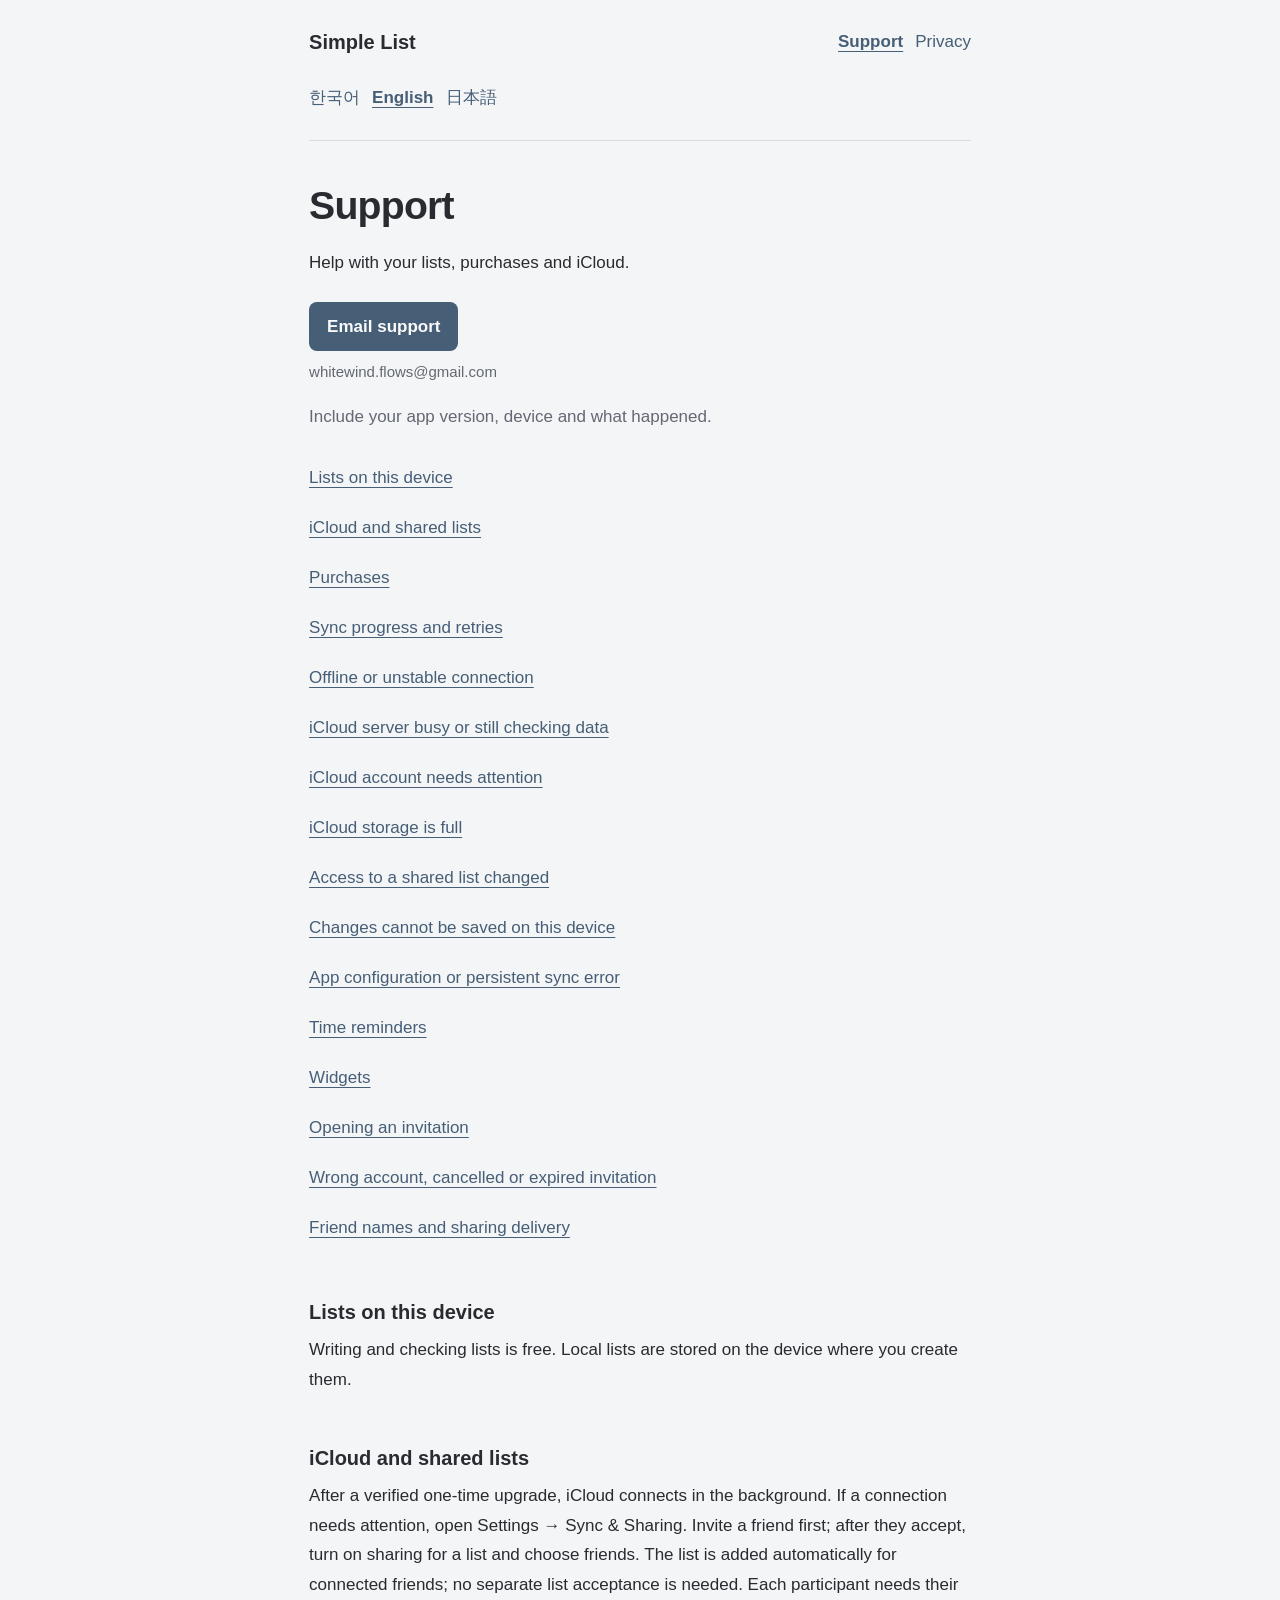
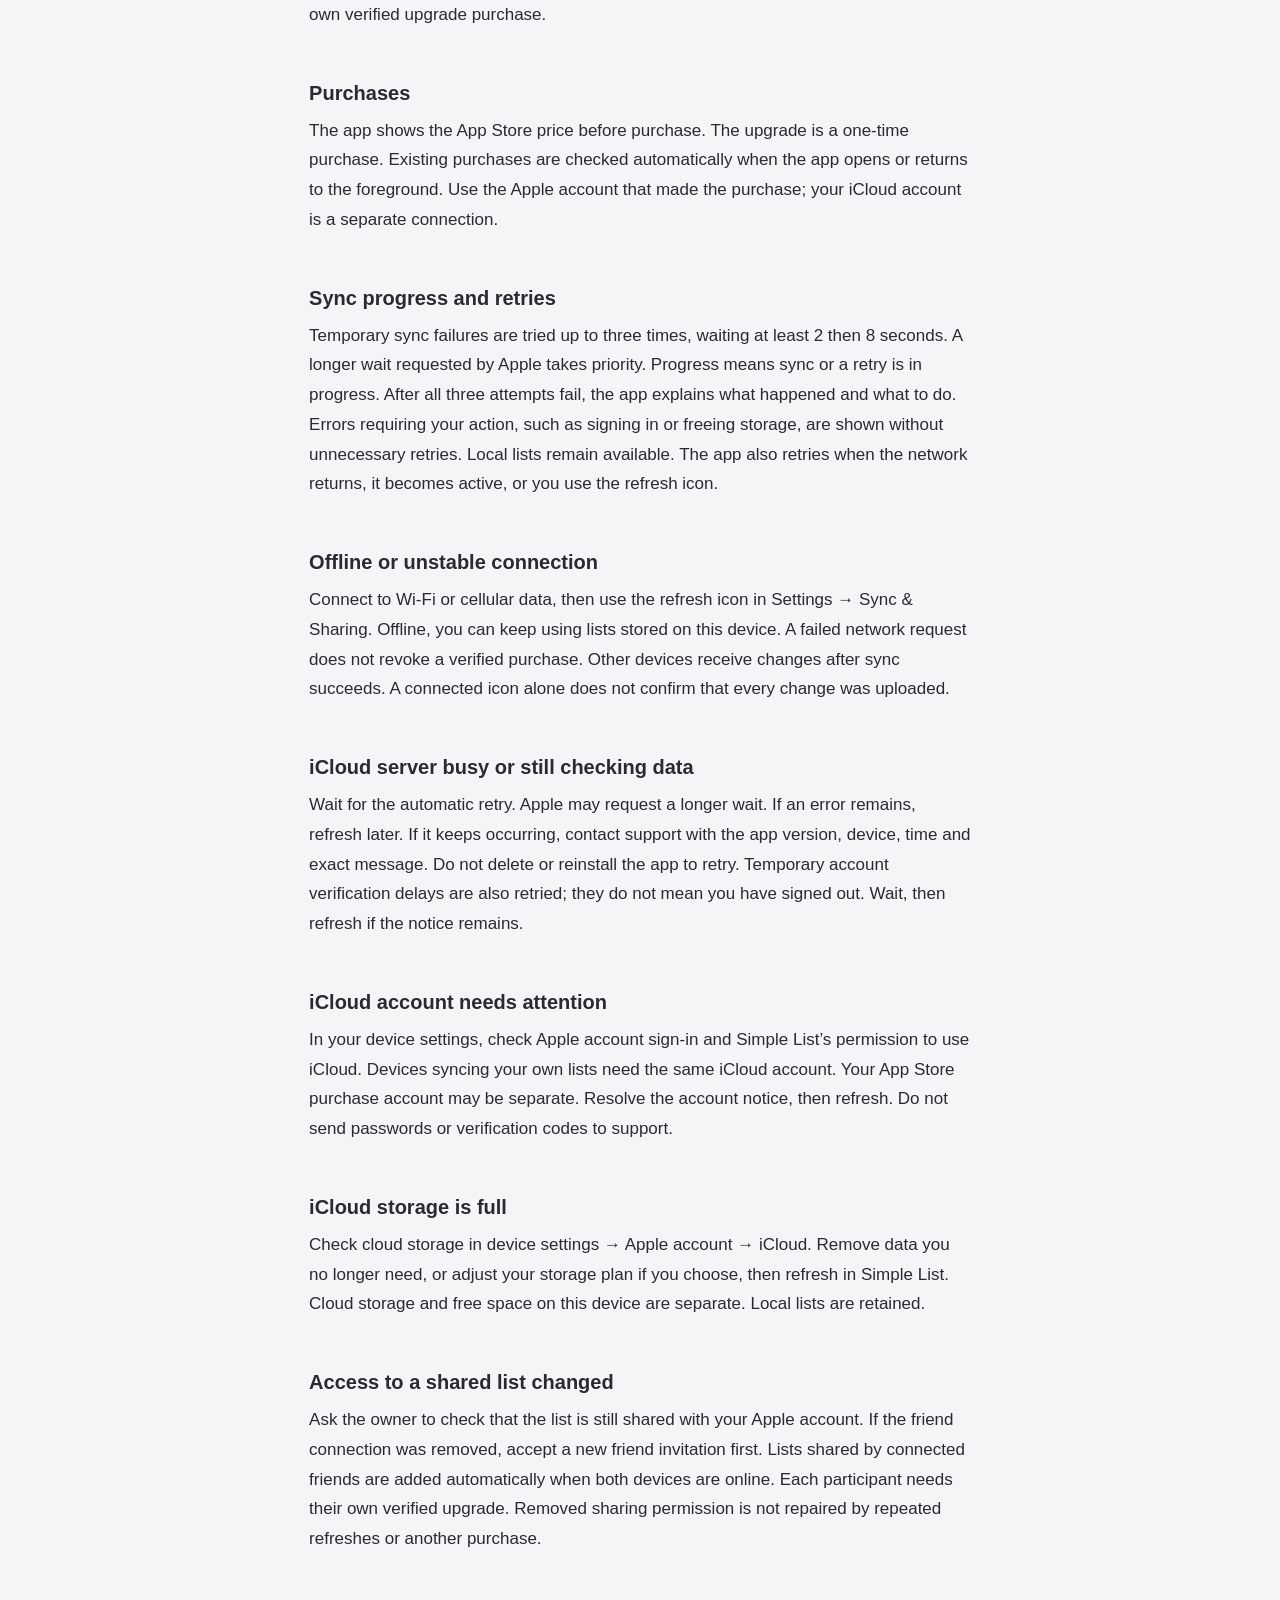
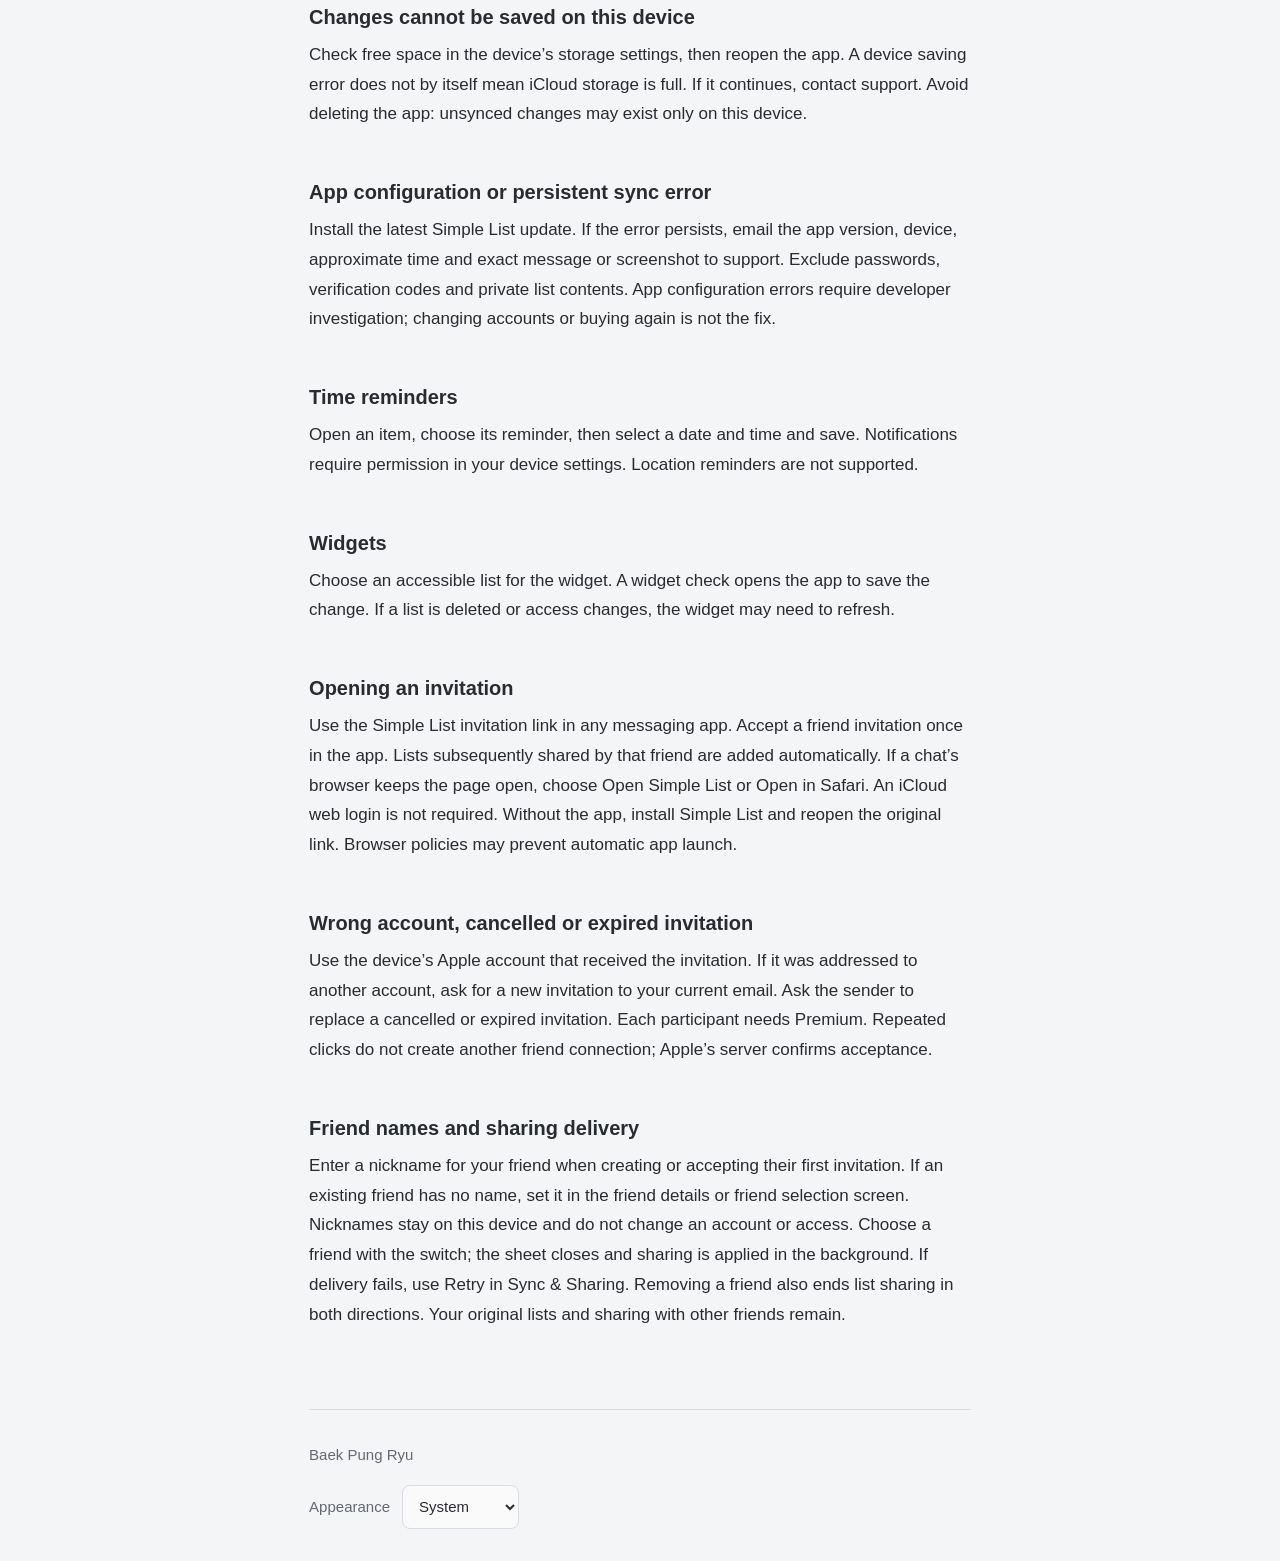
<file: index.html>
<!doctype html>
<html lang="en"><head><meta charset="utf-8"><meta name="viewport" content="width=device-width,initial-scale=1"><meta name="color-scheme" content="light dark"><meta name="referrer" content="strict-origin-when-cross-origin"><title>Support · Simple List</title><link rel="stylesheet" href="styles.css"><script src="theme.js" defer></script></head><body><a class="skip" href="#main">Skip to content</a><header><a class="brand" href="index.html">Simple List</a><nav aria-label="Simple List"><a href="index.html" aria-current="page">Support</a><a href="privacy.html">Privacy</a></nav><nav class="languages" aria-label="Language"><a href="ko/index.html" lang="ko">한국어</a><a href="index.html" lang="en" aria-current="true">English</a><a href="ja/index.html" lang="ja">日本語</a></nav></header><main id="main" tabindex="-1"><h1>Support</h1><p class="intro">Help with your lists, purchases and iCloud.</p><a class="contact" href="mailto:whitewind.flows@gmail.com?subject=Simple%20List">Email support</a><p class="email">whitewind.flows@gmail.com</p><p class="muted">Include your app version, device and what happened.</p><nav class="contents" aria-label="On this page"><a href="#topic-0">Lists on this device</a><a href="#topic-1">iCloud and shared lists</a><a href="#topic-2">Purchases</a><a href="#sync-status">Sync progress and retries</a><a href="#sync-network">Offline or unstable connection</a><a href="#sync-server">iCloud server busy or still checking data</a><a href="#sync-account">iCloud account needs attention</a><a href="#sync-quota">iCloud storage is full</a><a href="#sync-permission">Access to a shared list changed</a><a href="#sync-local">Changes cannot be saved on this device</a><a href="#sync-configuration">App configuration or persistent sync error</a><a href="#topic-11">Time reminders</a><a href="#topic-12">Widgets</a><a href="#topic-13">Opening an invitation</a><a href="#topic-14">Wrong account, cancelled or expired invitation</a><a href="#topic-15">Friend names and sharing delivery</a></nav><section aria-labelledby="topic-0"><h2 id="topic-0">Lists on this device</h2><p>Writing and checking lists is free. Local lists are stored on the device where you create them.</p></section><section aria-labelledby="topic-1"><h2 id="topic-1">iCloud and shared lists</h2><p>After a verified one-time upgrade, iCloud connects in the background. If a connection needs attention, open Settings → Sync &amp; Sharing. Invite a friend first; after they accept, turn on sharing for a list and choose friends. The list is added automatically for connected friends; no separate list acceptance is needed. Each participant needs their own verified upgrade purchase.</p></section><section aria-labelledby="topic-2"><h2 id="topic-2">Purchases</h2><p>The app shows the App Store price before purchase. The upgrade is a one-time purchase. Existing purchases are checked automatically when the app opens or returns to the foreground. Use the Apple account that made the purchase; your iCloud account is a separate connection.</p></section><section aria-labelledby="sync-status"><h2 id="sync-status">Sync progress and retries</h2><p>Temporary sync failures are tried up to three times, waiting at least 2 then 8 seconds. A longer wait requested by Apple takes priority. Progress means sync or a retry is in progress. After all three attempts fail, the app explains what happened and what to do. Errors requiring your action, such as signing in or freeing storage, are shown without unnecessary retries. Local lists remain available. The app also retries when the network returns, it becomes active, or you use the refresh icon.</p></section><section aria-labelledby="sync-network"><h2 id="sync-network">Offline or unstable connection</h2><p>Connect to Wi-Fi or cellular data, then use the refresh icon in Settings → Sync &amp; Sharing. Offline, you can keep using lists stored on this device. A failed network request does not revoke a verified purchase. Other devices receive changes after sync succeeds. A connected icon alone does not confirm that every change was uploaded.</p></section><section aria-labelledby="sync-server"><h2 id="sync-server">iCloud server busy or still checking data</h2><p>Wait for the automatic retry. Apple may request a longer wait. If an error remains, refresh later. If it keeps occurring, contact support with the app version, device, time and exact message. Do not delete or reinstall the app to retry. Temporary account verification delays are also retried; they do not mean you have signed out. Wait, then refresh if the notice remains.</p></section><section aria-labelledby="sync-account"><h2 id="sync-account">iCloud account needs attention</h2><p>In your device settings, check Apple account sign-in and Simple List’s permission to use iCloud. Devices syncing your own lists need the same iCloud account. Your App Store purchase account may be separate. Resolve the account notice, then refresh. Do not send passwords or verification codes to support.</p></section><section aria-labelledby="sync-quota"><h2 id="sync-quota">iCloud storage is full</h2><p>Check cloud storage in device settings → Apple account → iCloud. Remove data you no longer need, or adjust your storage plan if you choose, then refresh in Simple List. Cloud storage and free space on this device are separate. Local lists are retained.</p></section><section aria-labelledby="sync-permission"><h2 id="sync-permission">Access to a shared list changed</h2><p>Ask the owner to check that the list is still shared with your Apple account. If the friend connection was removed, accept a new friend invitation first. Lists shared by connected friends are added automatically when both devices are online. Each participant needs their own verified upgrade. Removed sharing permission is not repaired by repeated refreshes or another purchase.</p></section><section aria-labelledby="sync-local"><h2 id="sync-local">Changes cannot be saved on this device</h2><p>Check free space in the device’s storage settings, then reopen the app. A device saving error does not by itself mean iCloud storage is full. If it continues, contact support. Avoid deleting the app: unsynced changes may exist only on this device.</p></section><section aria-labelledby="sync-configuration"><h2 id="sync-configuration">App configuration or persistent sync error</h2><p>Install the latest Simple List update. If the error persists, email the app version, device, approximate time and exact message or screenshot to support. Exclude passwords, verification codes and private list contents. App configuration errors require developer investigation; changing accounts or buying again is not the fix.</p></section><section aria-labelledby="topic-11"><h2 id="topic-11">Time reminders</h2><p>Open an item, choose its reminder, then select a date and time and save. Notifications require permission in your device settings. Location reminders are not supported.</p></section><section aria-labelledby="topic-12"><h2 id="topic-12">Widgets</h2><p>Choose an accessible list for the widget. A widget check opens the app to save the change. If a list is deleted or access changes, the widget may need to refresh.</p></section><section aria-labelledby="topic-13"><h2 id="topic-13">Opening an invitation</h2><p>Use the Simple List invitation link in any messaging app. Accept a friend invitation once in the app. Lists subsequently shared by that friend are added automatically. If a chat’s browser keeps the page open, choose Open Simple List or Open in Safari. An iCloud web login is not required. Without the app, install Simple List and reopen the original link. Browser policies may prevent automatic app launch.</p></section><section aria-labelledby="topic-14"><h2 id="topic-14">Wrong account, cancelled or expired invitation</h2><p>Use the device’s Apple account that received the invitation. If it was addressed to another account, ask for a new invitation to your current email. Ask the sender to replace a cancelled or expired invitation. Each participant needs Premium. Repeated clicks do not create another friend connection; Apple’s server confirms acceptance.</p></section><section aria-labelledby="topic-15"><h2 id="topic-15">Friend names and sharing delivery</h2><p>Enter a nickname for your friend when creating or accepting their first invitation. If an existing friend has no name, set it in the friend details or friend selection screen. Nicknames stay on this device and do not change an account or access. Choose a friend with the switch; the sheet closes and sharing is applied in the background. If delivery fails, use Retry in Sync &amp; Sharing. Removing a friend also ends list sharing in both directions. Your original lists and sharing with other friends remain.</p></section></main><footer><p>Baek Pung Ryu</p><label>Appearance<select aria-label="Appearance" id="theme"><option value="system">System</option><option value="light">Light</option><option value="dark">Dark</option></select></label></footer></body></html>
</file>
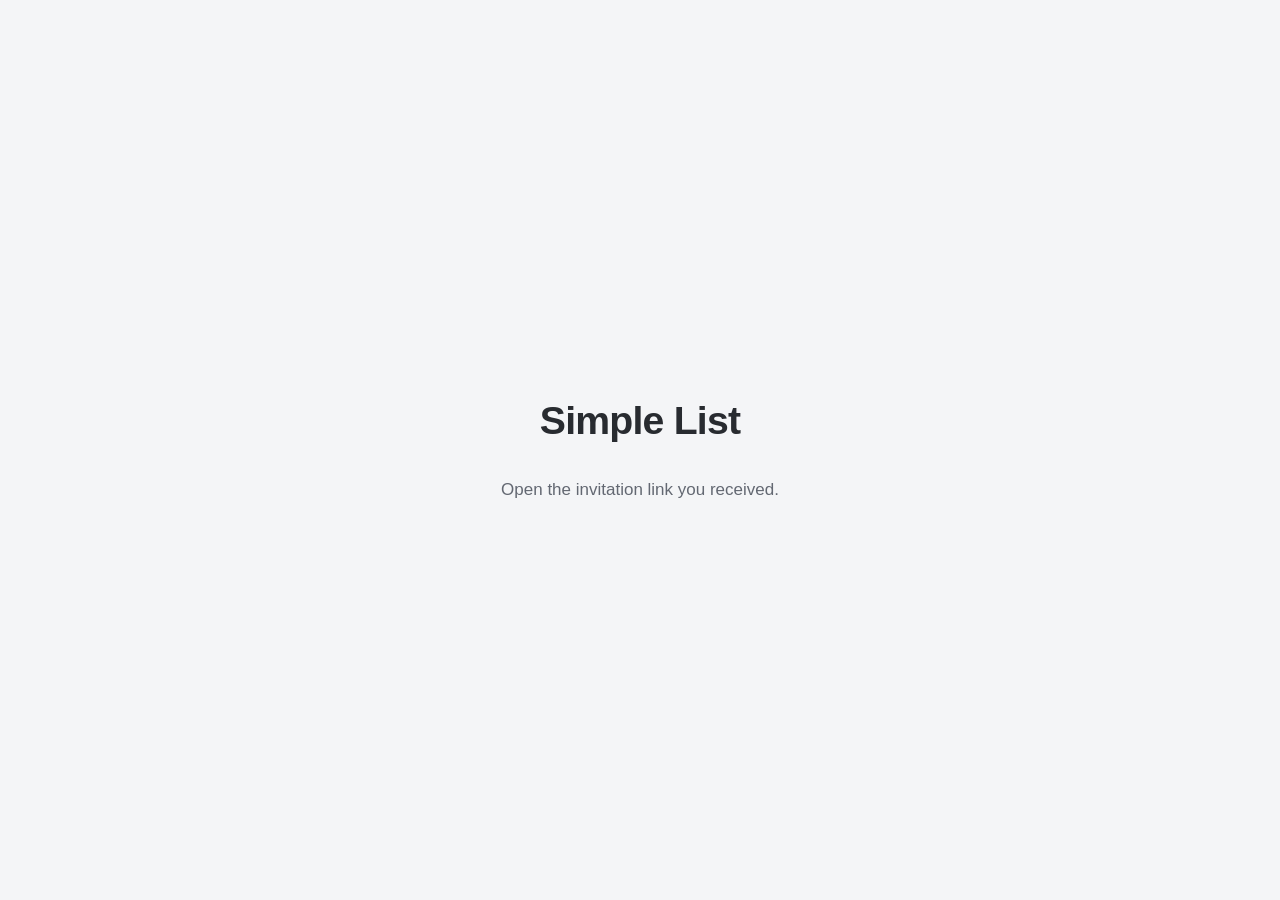
<file: invite/index.html>
<!doctype html>
<html lang="en">
<head>
  <meta charset="utf-8">
  <meta name="viewport" content="width=device-width, initial-scale=1">
  <meta name="referrer" content="no-referrer">
  <meta http-equiv="Content-Security-Policy" content="default-src 'self'; script-src 'self'; style-src 'self'; connect-src 'none'; base-uri 'none'; form-action 'none'">
  <meta name="robots" content="noindex, nofollow">
  <title>Simple List</title>
  <link rel="stylesheet" href="../styles.css">
  <link rel="stylesheet" href="invite.css">
  <script src="invite.js" defer></script>
</head>
<body>
  <main class="invitation">
    <h1>Simple List</h1>
    <a id="open" class="contact" hidden>Open Simple List</a>
    <p id="status" role="status"></p>
    <noscript><p>Enable JavaScript, then reopen your invitation.</p></noscript>
  </main>
</body>
</html>
</file>
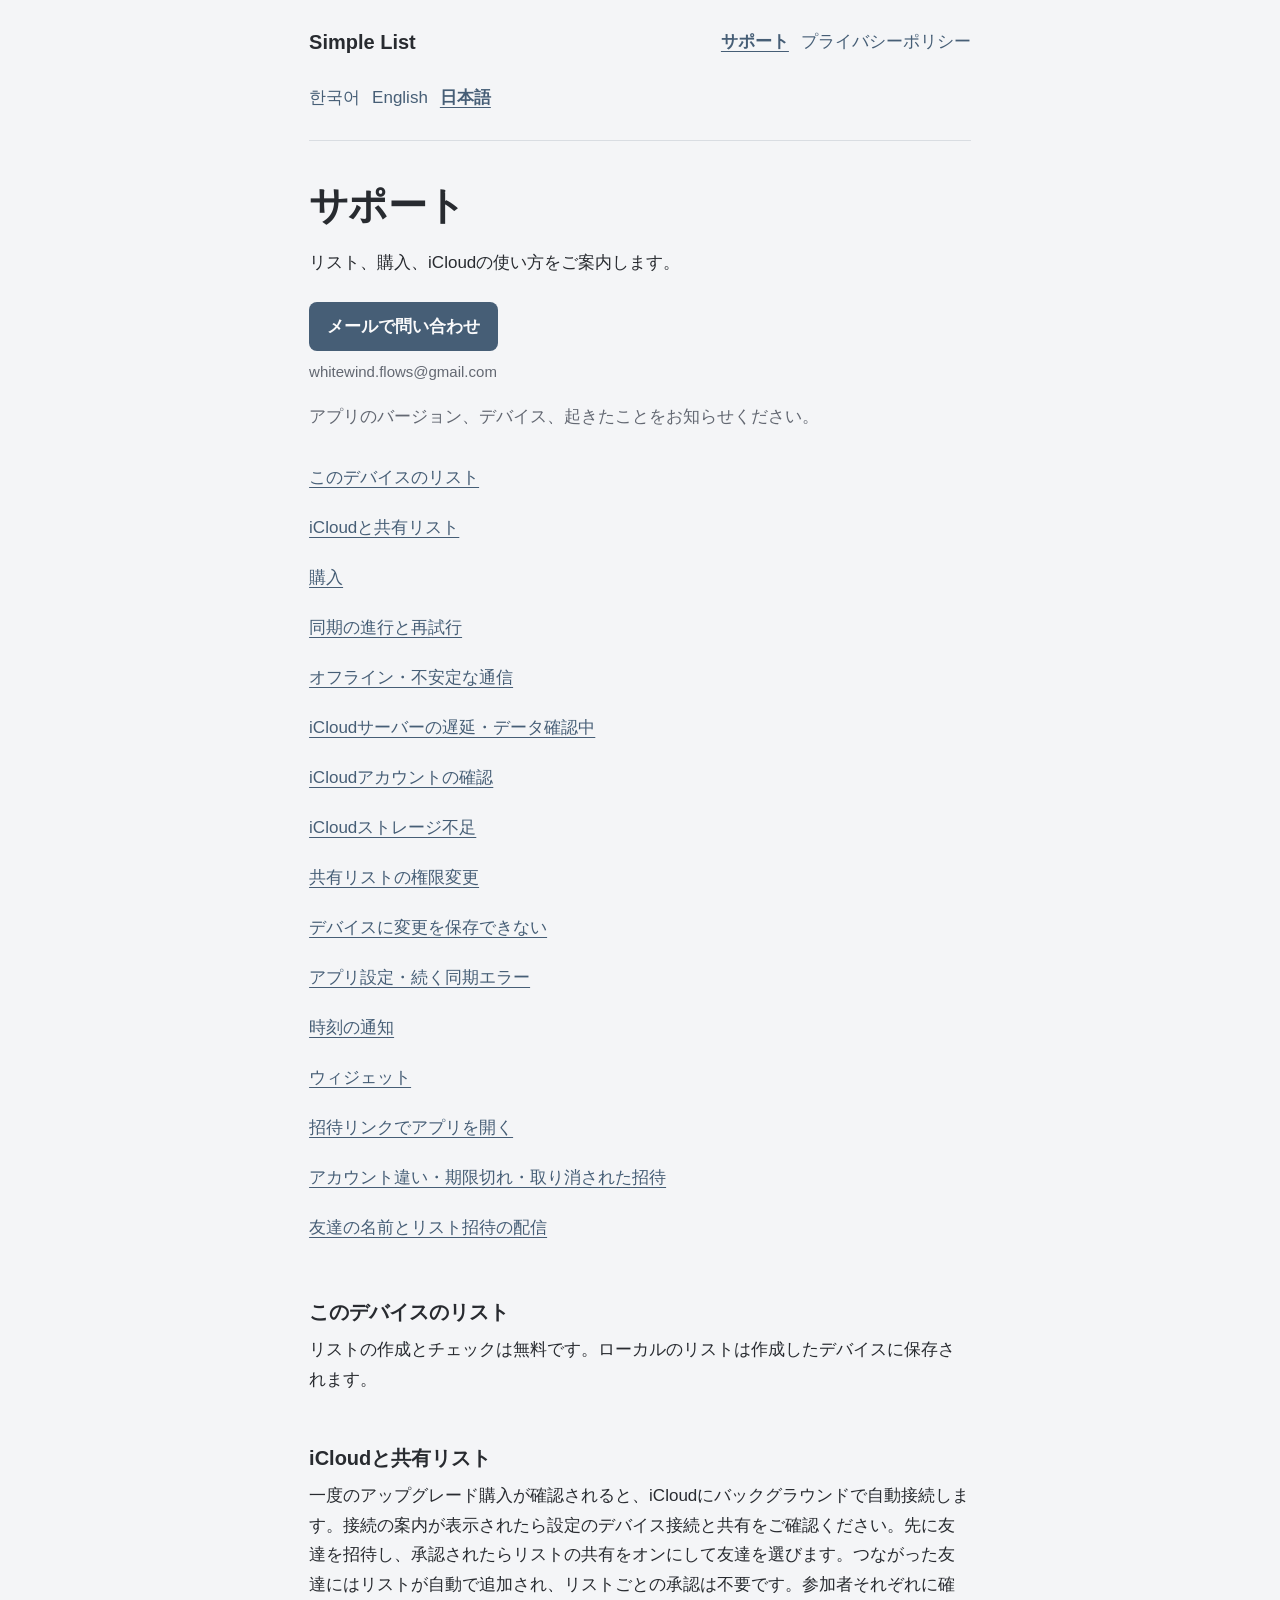
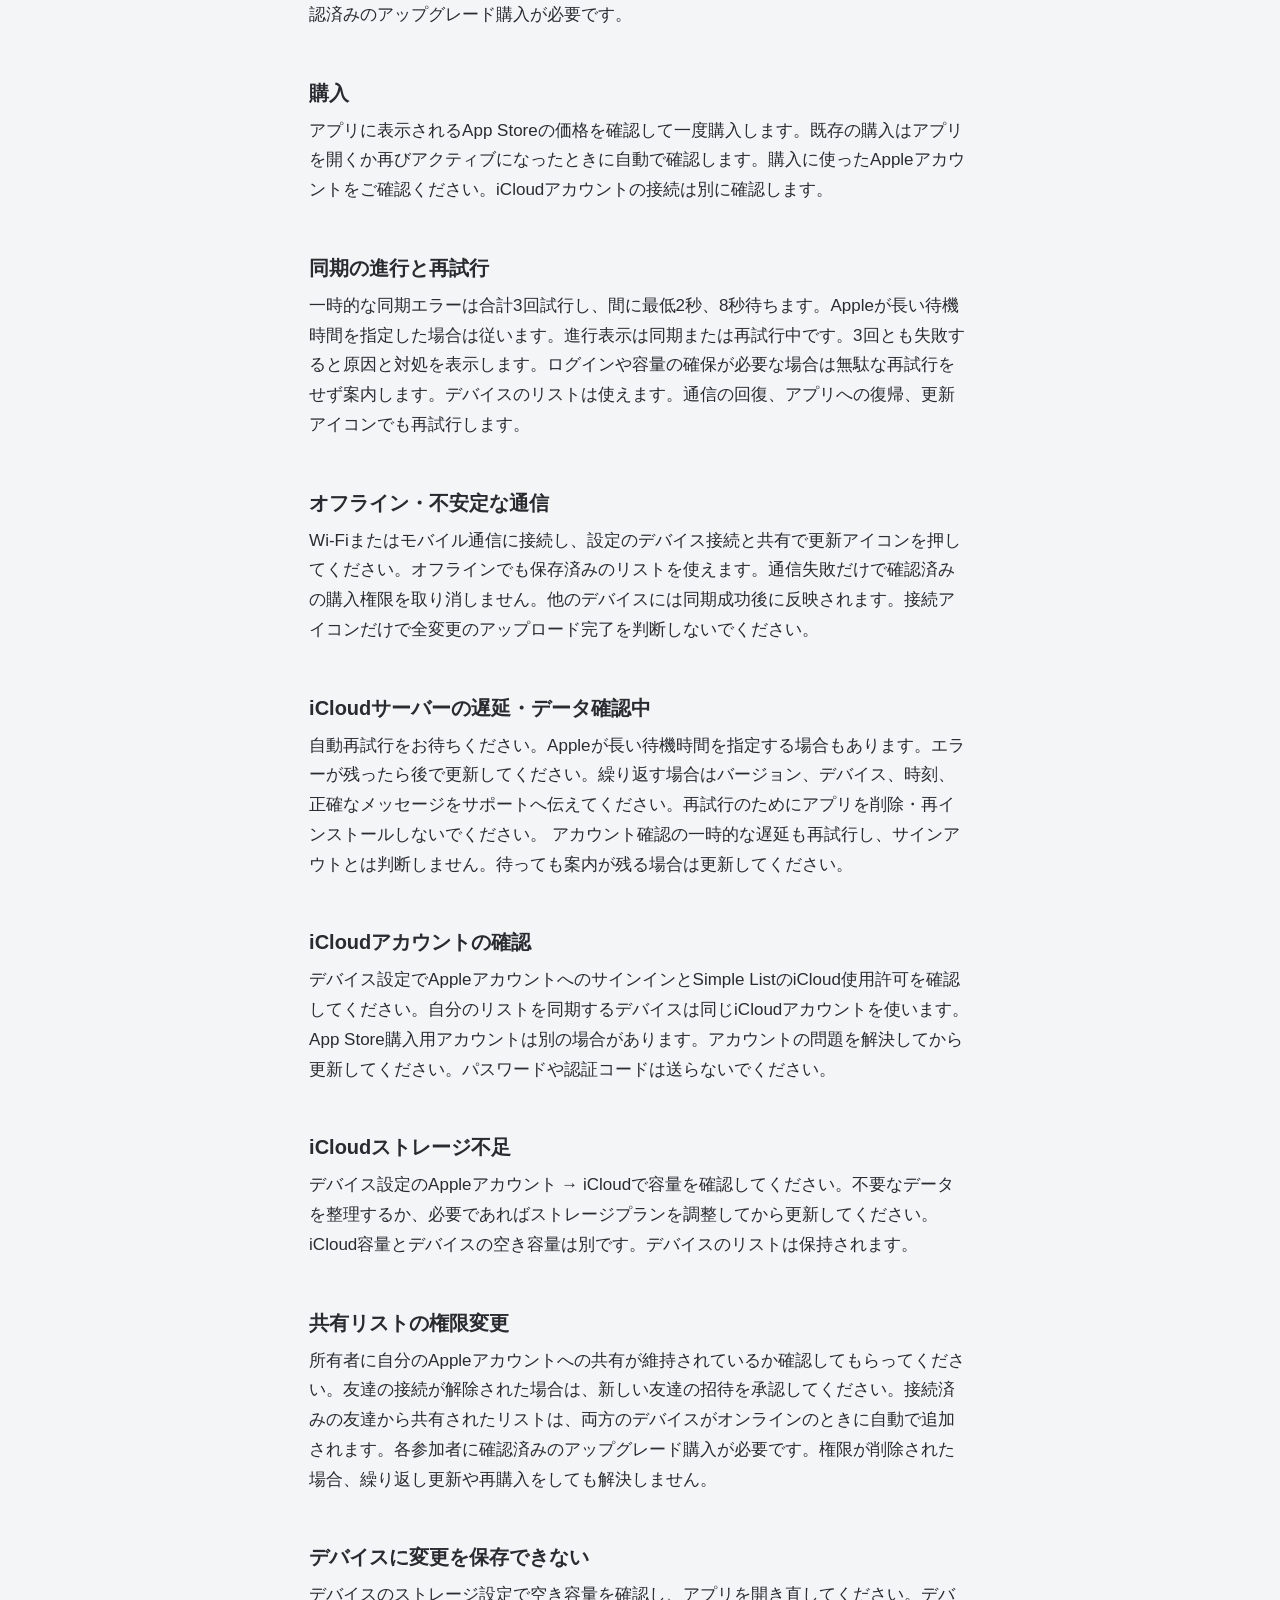
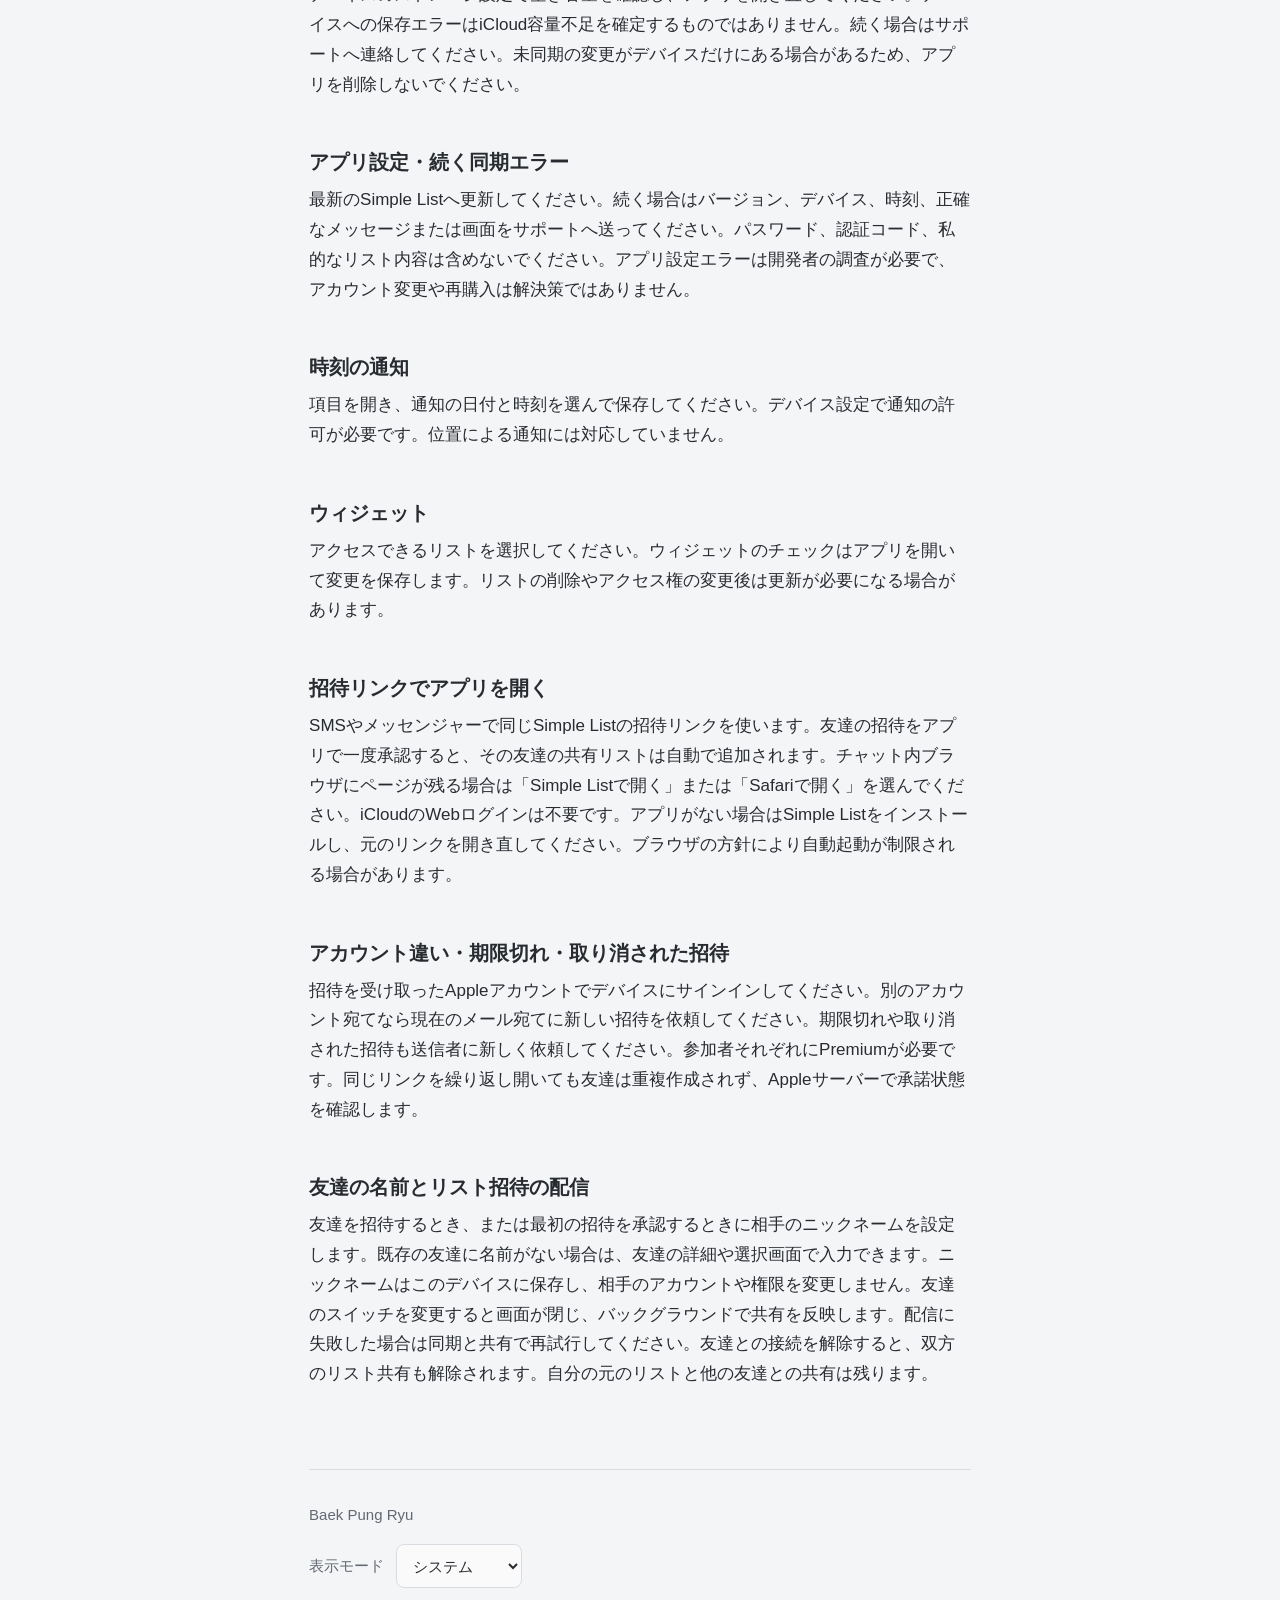
<file: ja/index.html>
<!doctype html>
<html lang="ja"><head><meta charset="utf-8"><meta name="viewport" content="width=device-width,initial-scale=1"><meta name="color-scheme" content="light dark"><meta name="referrer" content="strict-origin-when-cross-origin"><title>サポート · Simple List</title><link rel="stylesheet" href="../styles.css"><script src="../theme.js" defer></script></head><body><a class="skip" href="#main">本文へ移動</a><header><a class="brand" href="index.html">Simple List</a><nav aria-label="Simple List"><a href="index.html" aria-current="page">サポート</a><a href="privacy.html">プライバシーポリシー</a></nav><nav class="languages" aria-label="言語"><a href="../ko/index.html" lang="ko">한국어</a><a href="../index.html" lang="en">English</a><a href="../ja/index.html" lang="ja" aria-current="true">日本語</a></nav></header><main id="main" tabindex="-1"><h1>サポート</h1><p class="intro">リスト、購入、iCloudの使い方をご案内します。</p><a class="contact" href="mailto:whitewind.flows@gmail.com?subject=Simple%20List">メールで問い合わせ</a><p class="email">whitewind.flows@gmail.com</p><p class="muted">アプリのバージョン、デバイス、起きたことをお知らせください。</p><nav class="contents" aria-label="目次"><a href="#topic-0">このデバイスのリスト</a><a href="#topic-1">iCloudと共有リスト</a><a href="#topic-2">購入</a><a href="#sync-status">同期の進行と再試行</a><a href="#sync-network">オフライン・不安定な通信</a><a href="#sync-server">iCloudサーバーの遅延・データ確認中</a><a href="#sync-account">iCloudアカウントの確認</a><a href="#sync-quota">iCloudストレージ不足</a><a href="#sync-permission">共有リストの権限変更</a><a href="#sync-local">デバイスに変更を保存できない</a><a href="#sync-configuration">アプリ設定・続く同期エラー</a><a href="#topic-11">時刻の通知</a><a href="#topic-12">ウィジェット</a><a href="#topic-13">招待リンクでアプリを開く</a><a href="#topic-14">アカウント違い・期限切れ・取り消された招待</a><a href="#topic-15">友達の名前とリスト招待の配信</a></nav><section aria-labelledby="topic-0"><h2 id="topic-0">このデバイスのリスト</h2><p>リストの作成とチェックは無料です。ローカルのリストは作成したデバイスに保存されます。</p></section><section aria-labelledby="topic-1"><h2 id="topic-1">iCloudと共有リスト</h2><p>一度のアップグレード購入が確認されると、iCloudにバックグラウンドで自動接続します。接続の案内が表示されたら設定のデバイス接続と共有をご確認ください。先に友達を招待し、承認されたらリストの共有をオンにして友達を選びます。つながった友達にはリストが自動で追加され、リストごとの承認は不要です。参加者それぞれに確認済みのアップグレード購入が必要です。</p></section><section aria-labelledby="topic-2"><h2 id="topic-2">購入</h2><p>アプリに表示されるApp Storeの価格を確認して一度購入します。既存の購入はアプリを開くか再びアクティブになったときに自動で確認します。購入に使ったAppleアカウントをご確認ください。iCloudアカウントの接続は別に確認します。</p></section><section aria-labelledby="sync-status"><h2 id="sync-status">同期の進行と再試行</h2><p>一時的な同期エラーは合計3回試行し、間に最低2秒、8秒待ちます。Appleが長い待機時間を指定した場合は従います。進行表示は同期または再試行中です。3回とも失敗すると原因と対処を表示します。ログインや容量の確保が必要な場合は無駄な再試行をせず案内します。デバイスのリストは使えます。通信の回復、アプリへの復帰、更新アイコンでも再試行します。</p></section><section aria-labelledby="sync-network"><h2 id="sync-network">オフライン・不安定な通信</h2><p>Wi-Fiまたはモバイル通信に接続し、設定のデバイス接続と共有で更新アイコンを押してください。オフラインでも保存済みのリストを使えます。通信失敗だけで確認済みの購入権限を取り消しません。他のデバイスには同期成功後に反映されます。接続アイコンだけで全変更のアップロード完了を判断しないでください。</p></section><section aria-labelledby="sync-server"><h2 id="sync-server">iCloudサーバーの遅延・データ確認中</h2><p>自動再試行をお待ちください。Appleが長い待機時間を指定する場合もあります。エラーが残ったら後で更新してください。繰り返す場合はバージョン、デバイス、時刻、正確なメッセージをサポートへ伝えてください。再試行のためにアプリを削除・再インストールしないでください。 アカウント確認の一時的な遅延も再試行し、サインアウトとは判断しません。待っても案内が残る場合は更新してください。</p></section><section aria-labelledby="sync-account"><h2 id="sync-account">iCloudアカウントの確認</h2><p>デバイス設定でAppleアカウントへのサインインとSimple ListのiCloud使用許可を確認してください。自分のリストを同期するデバイスは同じiCloudアカウントを使います。App Store購入用アカウントは別の場合があります。アカウントの問題を解決してから更新してください。パスワードや認証コードは送らないでください。</p></section><section aria-labelledby="sync-quota"><h2 id="sync-quota">iCloudストレージ不足</h2><p>デバイス設定のAppleアカウント → iCloudで容量を確認してください。不要なデータを整理するか、必要であればストレージプランを調整してから更新してください。iCloud容量とデバイスの空き容量は別です。デバイスのリストは保持されます。</p></section><section aria-labelledby="sync-permission"><h2 id="sync-permission">共有リストの権限変更</h2><p>所有者に自分のAppleアカウントへの共有が維持されているか確認してもらってください。友達の接続が解除された場合は、新しい友達の招待を承認してください。接続済みの友達から共有されたリストは、両方のデバイスがオンラインのときに自動で追加されます。各参加者に確認済みのアップグレード購入が必要です。権限が削除された場合、繰り返し更新や再購入をしても解決しません。</p></section><section aria-labelledby="sync-local"><h2 id="sync-local">デバイスに変更を保存できない</h2><p>デバイスのストレージ設定で空き容量を確認し、アプリを開き直してください。デバイスへの保存エラーはiCloud容量不足を確定するものではありません。続く場合はサポートへ連絡してください。未同期の変更がデバイスだけにある場合があるため、アプリを削除しないでください。</p></section><section aria-labelledby="sync-configuration"><h2 id="sync-configuration">アプリ設定・続く同期エラー</h2><p>最新のSimple Listへ更新してください。続く場合はバージョン、デバイス、時刻、正確なメッセージまたは画面をサポートへ送ってください。パスワード、認証コード、私的なリスト内容は含めないでください。アプリ設定エラーは開発者の調査が必要で、アカウント変更や再購入は解決策ではありません。</p></section><section aria-labelledby="topic-11"><h2 id="topic-11">時刻の通知</h2><p>項目を開き、通知の日付と時刻を選んで保存してください。デバイス設定で通知の許可が必要です。位置による通知には対応していません。</p></section><section aria-labelledby="topic-12"><h2 id="topic-12">ウィジェット</h2><p>アクセスできるリストを選択してください。ウィジェットのチェックはアプリを開いて変更を保存します。リストの削除やアクセス権の変更後は更新が必要になる場合があります。</p></section><section aria-labelledby="topic-13"><h2 id="topic-13">招待リンクでアプリを開く</h2><p>SMSやメッセンジャーで同じSimple Listの招待リンクを使います。友達の招待をアプリで一度承認すると、その友達の共有リストは自動で追加されます。チャット内ブラウザにページが残る場合は「Simple Listで開く」または「Safariで開く」を選んでください。iCloudのWebログインは不要です。アプリがない場合はSimple Listをインストールし、元のリンクを開き直してください。ブラウザの方針により自動起動が制限される場合があります。</p></section><section aria-labelledby="topic-14"><h2 id="topic-14">アカウント違い・期限切れ・取り消された招待</h2><p>招待を受け取ったAppleアカウントでデバイスにサインインしてください。別のアカウント宛てなら現在のメール宛てに新しい招待を依頼してください。期限切れや取り消された招待も送信者に新しく依頼してください。参加者それぞれにPremiumが必要です。同じリンクを繰り返し開いても友達は重複作成されず、Appleサーバーで承諾状態を確認します。</p></section><section aria-labelledby="topic-15"><h2 id="topic-15">友達の名前とリスト招待の配信</h2><p>友達を招待するとき、または最初の招待を承認するときに相手のニックネームを設定します。既存の友達に名前がない場合は、友達の詳細や選択画面で入力できます。ニックネームはこのデバイスに保存し、相手のアカウントや権限を変更しません。友達のスイッチを変更すると画面が閉じ、バックグラウンドで共有を反映します。配信に失敗した場合は同期と共有で再試行してください。友達との接続を解除すると、双方のリスト共有も解除されます。自分の元のリストと他の友達との共有は残ります。</p></section></main><footer><p>Baek Pung Ryu</p><label>表示モード<select aria-label="表示モード" id="theme"><option value="system">システム</option><option value="light">ライト</option><option value="dark">ダーク</option></select></label></footer></body></html>
</file>
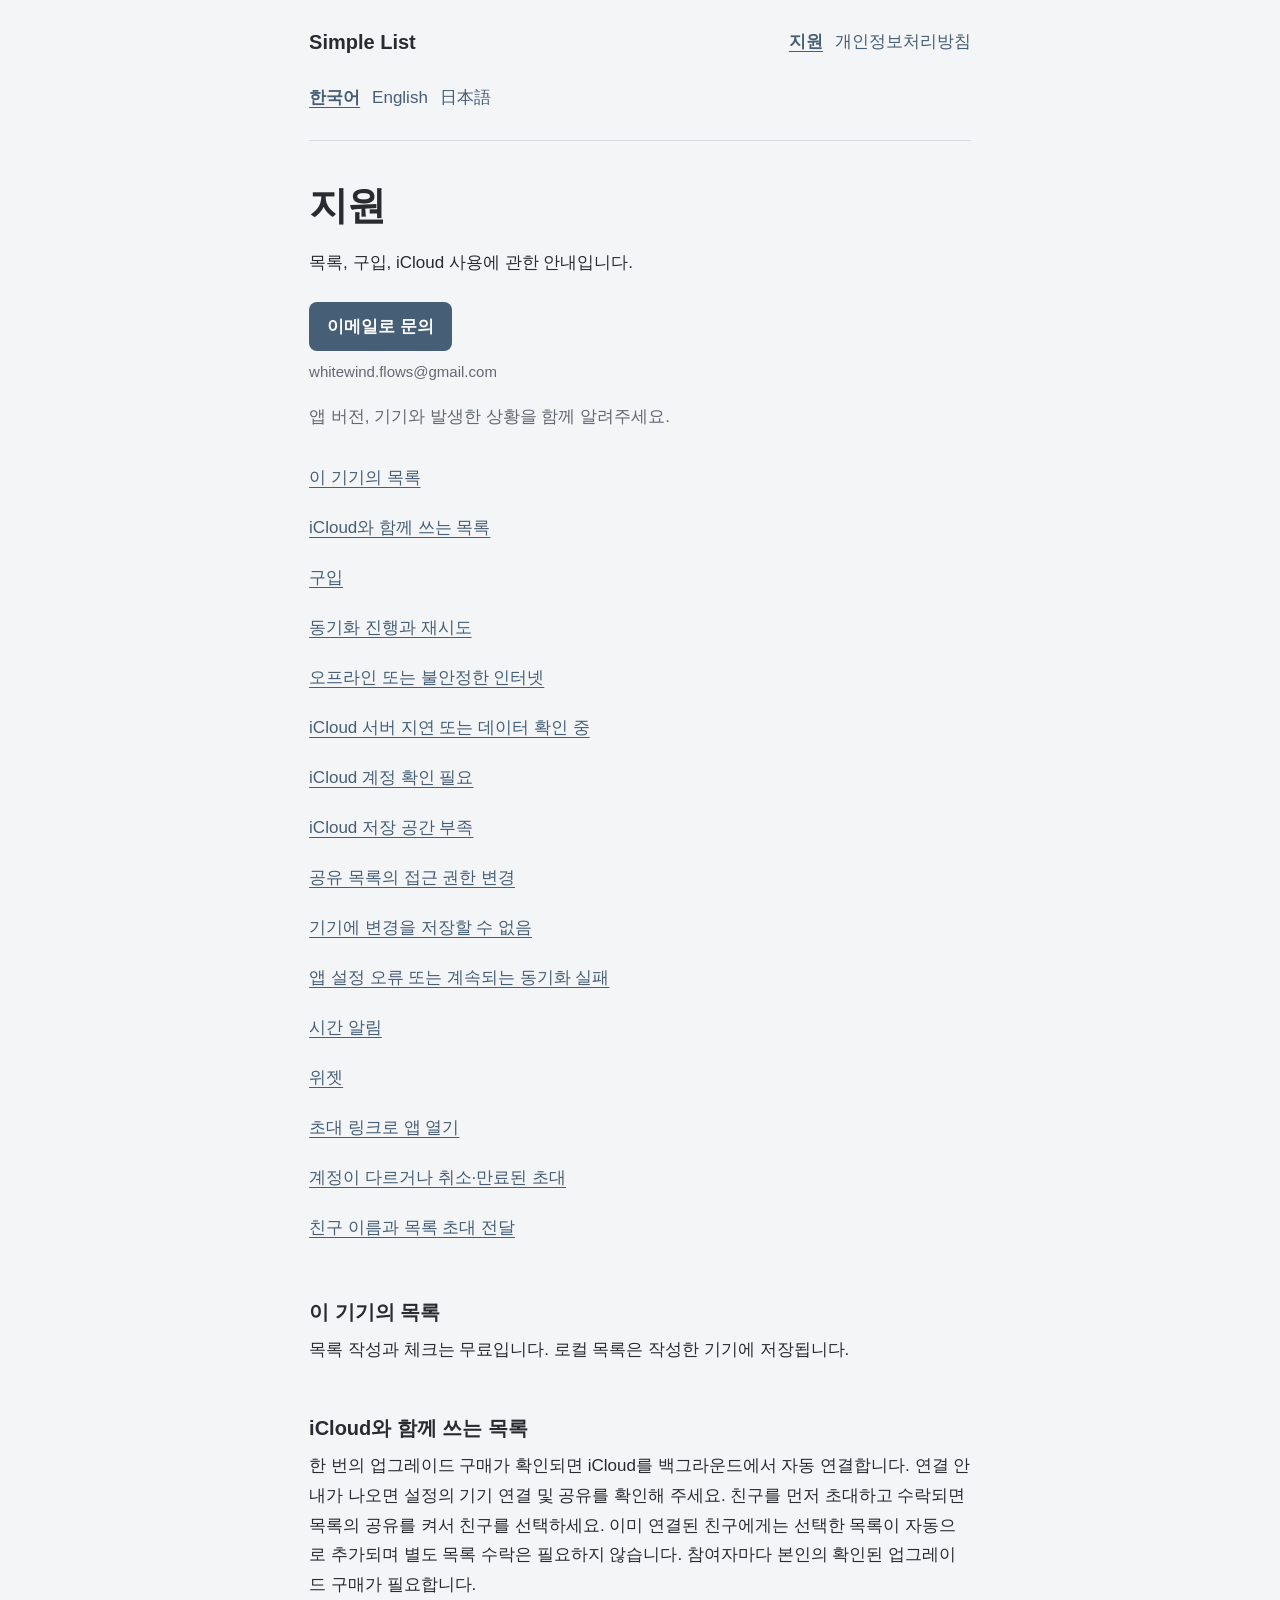
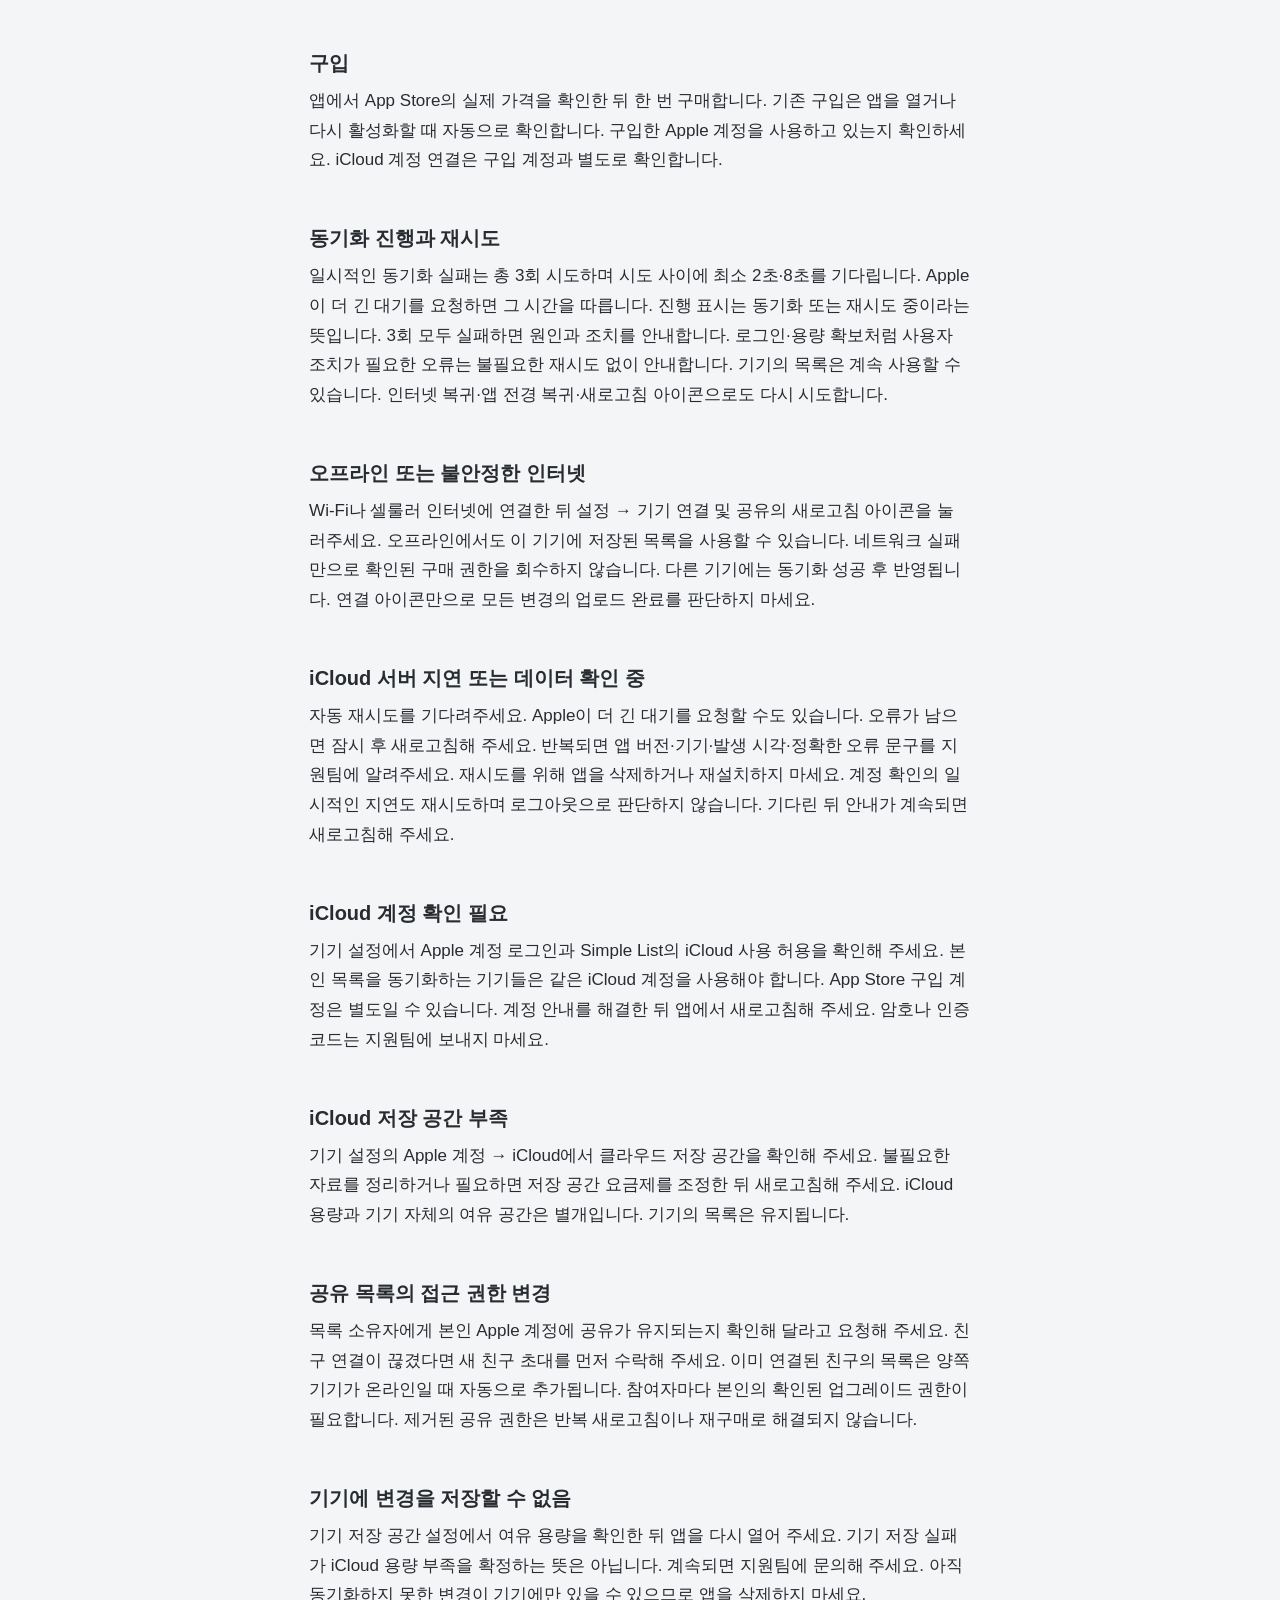
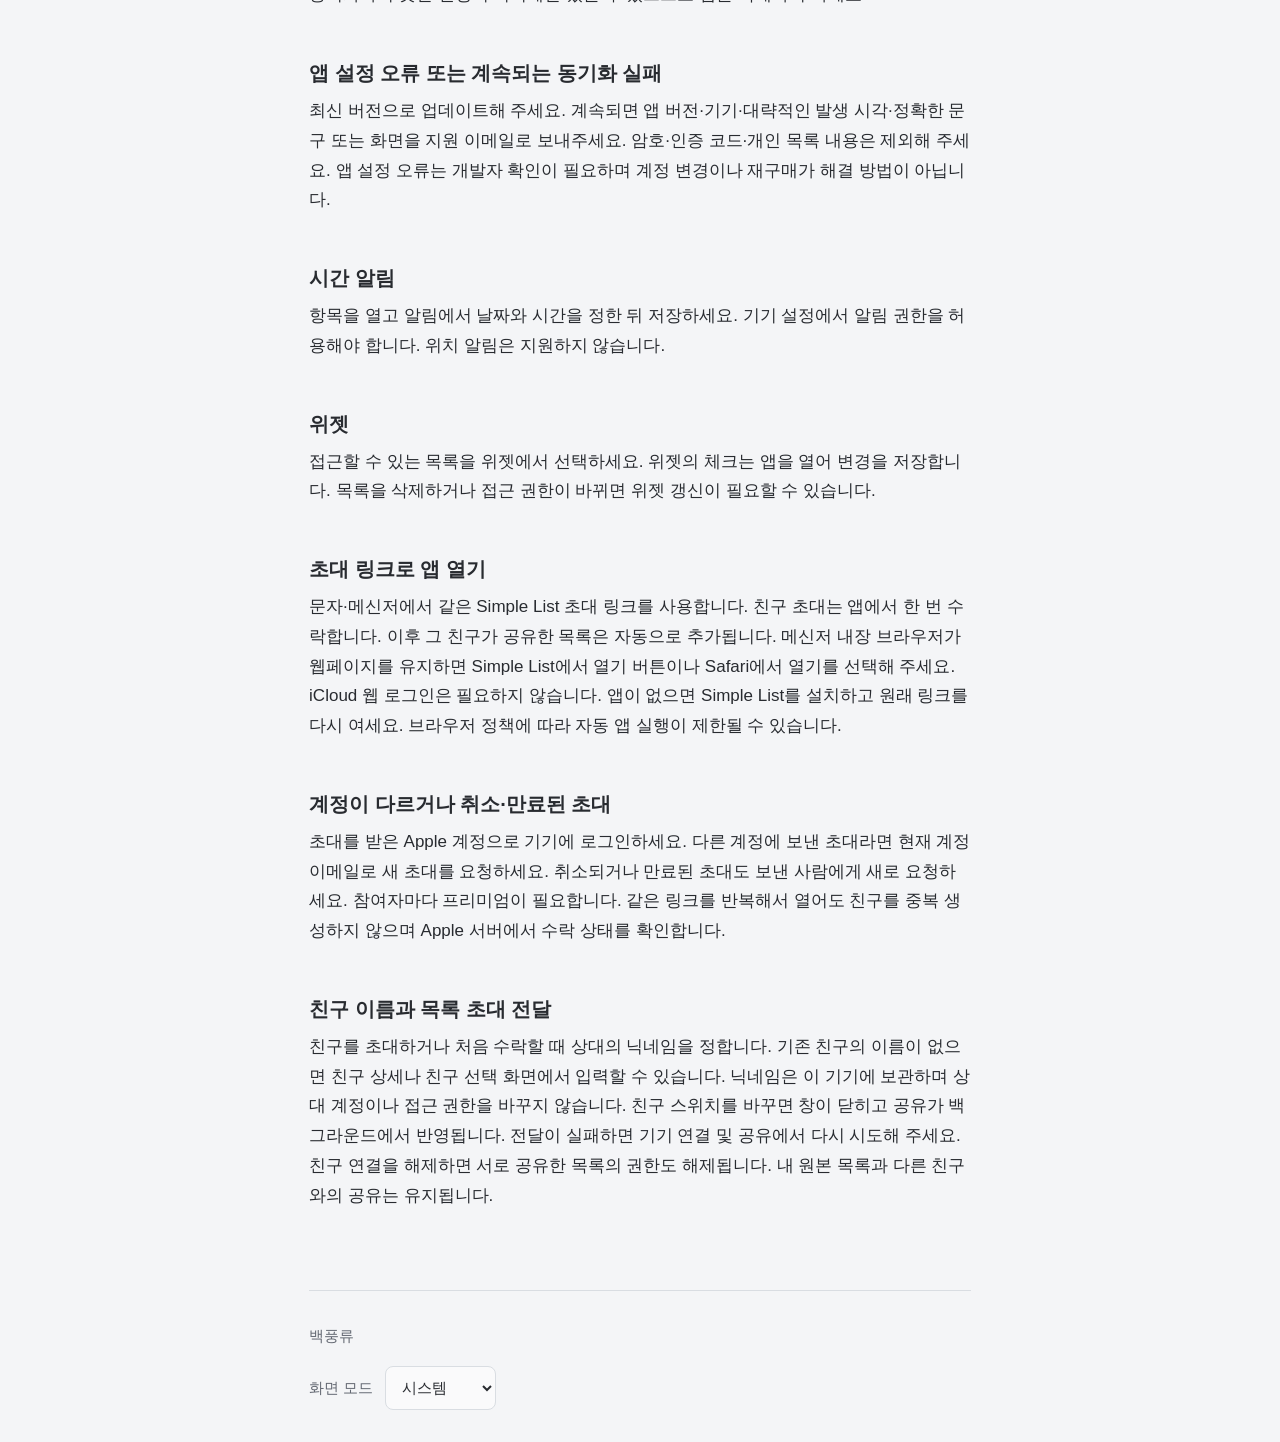
<file: ko/index.html>
<!doctype html>
<html lang="ko"><head><meta charset="utf-8"><meta name="viewport" content="width=device-width,initial-scale=1"><meta name="color-scheme" content="light dark"><meta name="referrer" content="strict-origin-when-cross-origin"><title>지원 · Simple List</title><link rel="stylesheet" href="../styles.css"><script src="../theme.js" defer></script></head><body><a class="skip" href="#main">본문 바로가기</a><header><a class="brand" href="index.html">Simple List</a><nav aria-label="Simple List"><a href="index.html" aria-current="page">지원</a><a href="privacy.html">개인정보처리방침</a></nav><nav class="languages" aria-label="언어"><a href="../ko/index.html" lang="ko" aria-current="true">한국어</a><a href="../index.html" lang="en">English</a><a href="../ja/index.html" lang="ja">日本語</a></nav></header><main id="main" tabindex="-1"><h1>지원</h1><p class="intro">목록, 구입, iCloud 사용에 관한 안내입니다.</p><a class="contact" href="mailto:whitewind.flows@gmail.com?subject=Simple%20List">이메일로 문의</a><p class="email">whitewind.flows@gmail.com</p><p class="muted">앱 버전, 기기와 발생한 상황을 함께 알려주세요.</p><nav class="contents" aria-label="목차"><a href="#topic-0">이 기기의 목록</a><a href="#topic-1">iCloud와 함께 쓰는 목록</a><a href="#topic-2">구입</a><a href="#sync-status">동기화 진행과 재시도</a><a href="#sync-network">오프라인 또는 불안정한 인터넷</a><a href="#sync-server">iCloud 서버 지연 또는 데이터 확인 중</a><a href="#sync-account">iCloud 계정 확인 필요</a><a href="#sync-quota">iCloud 저장 공간 부족</a><a href="#sync-permission">공유 목록의 접근 권한 변경</a><a href="#sync-local">기기에 변경을 저장할 수 없음</a><a href="#sync-configuration">앱 설정 오류 또는 계속되는 동기화 실패</a><a href="#topic-11">시간 알림</a><a href="#topic-12">위젯</a><a href="#topic-13">초대 링크로 앱 열기</a><a href="#topic-14">계정이 다르거나 취소·만료된 초대</a><a href="#topic-15">친구 이름과 목록 초대 전달</a></nav><section aria-labelledby="topic-0"><h2 id="topic-0">이 기기의 목록</h2><p>목록 작성과 체크는 무료입니다. 로컬 목록은 작성한 기기에 저장됩니다.</p></section><section aria-labelledby="topic-1"><h2 id="topic-1">iCloud와 함께 쓰는 목록</h2><p>한 번의 업그레이드 구매가 확인되면 iCloud를 백그라운드에서 자동 연결합니다. 연결 안내가 나오면 설정의 기기 연결 및 공유를 확인해 주세요. 친구를 먼저 초대하고 수락되면 목록의 공유를 켜서 친구를 선택하세요. 이미 연결된 친구에게는 선택한 목록이 자동으로 추가되며 별도 목록 수락은 필요하지 않습니다. 참여자마다 본인의 확인된 업그레이드 구매가 필요합니다.</p></section><section aria-labelledby="topic-2"><h2 id="topic-2">구입</h2><p>앱에서 App Store의 실제 가격을 확인한 뒤 한 번 구매합니다. 기존 구입은 앱을 열거나 다시 활성화할 때 자동으로 확인합니다. 구입한 Apple 계정을 사용하고 있는지 확인하세요. iCloud 계정 연결은 구입 계정과 별도로 확인합니다.</p></section><section aria-labelledby="sync-status"><h2 id="sync-status">동기화 진행과 재시도</h2><p>일시적인 동기화 실패는 총 3회 시도하며 시도 사이에 최소 2초·8초를 기다립니다. Apple이 더 긴 대기를 요청하면 그 시간을 따릅니다. 진행 표시는 동기화 또는 재시도 중이라는 뜻입니다. 3회 모두 실패하면 원인과 조치를 안내합니다. 로그인·용량 확보처럼 사용자 조치가 필요한 오류는 불필요한 재시도 없이 안내합니다. 기기의 목록은 계속 사용할 수 있습니다. 인터넷 복귀·앱 전경 복귀·새로고침 아이콘으로도 다시 시도합니다.</p></section><section aria-labelledby="sync-network"><h2 id="sync-network">오프라인 또는 불안정한 인터넷</h2><p>Wi-Fi나 셀룰러 인터넷에 연결한 뒤 설정 → 기기 연결 및 공유의 새로고침 아이콘을 눌러주세요. 오프라인에서도 이 기기에 저장된 목록을 사용할 수 있습니다. 네트워크 실패만으로 확인된 구매 권한을 회수하지 않습니다. 다른 기기에는 동기화 성공 후 반영됩니다. 연결 아이콘만으로 모든 변경의 업로드 완료를 판단하지 마세요.</p></section><section aria-labelledby="sync-server"><h2 id="sync-server">iCloud 서버 지연 또는 데이터 확인 중</h2><p>자동 재시도를 기다려주세요. Apple이 더 긴 대기를 요청할 수도 있습니다. 오류가 남으면 잠시 후 새로고침해 주세요. 반복되면 앱 버전·기기·발생 시각·정확한 오류 문구를 지원팀에 알려주세요. 재시도를 위해 앱을 삭제하거나 재설치하지 마세요. 계정 확인의 일시적인 지연도 재시도하며 로그아웃으로 판단하지 않습니다. 기다린 뒤 안내가 계속되면 새로고침해 주세요.</p></section><section aria-labelledby="sync-account"><h2 id="sync-account">iCloud 계정 확인 필요</h2><p>기기 설정에서 Apple 계정 로그인과 Simple List의 iCloud 사용 허용을 확인해 주세요. 본인 목록을 동기화하는 기기들은 같은 iCloud 계정을 사용해야 합니다. App Store 구입 계정은 별도일 수 있습니다. 계정 안내를 해결한 뒤 앱에서 새로고침해 주세요. 암호나 인증 코드는 지원팀에 보내지 마세요.</p></section><section aria-labelledby="sync-quota"><h2 id="sync-quota">iCloud 저장 공간 부족</h2><p>기기 설정의 Apple 계정 → iCloud에서 클라우드 저장 공간을 확인해 주세요. 불필요한 자료를 정리하거나 필요하면 저장 공간 요금제를 조정한 뒤 새로고침해 주세요. iCloud 용량과 기기 자체의 여유 공간은 별개입니다. 기기의 목록은 유지됩니다.</p></section><section aria-labelledby="sync-permission"><h2 id="sync-permission">공유 목록의 접근 권한 변경</h2><p>목록 소유자에게 본인 Apple 계정에 공유가 유지되는지 확인해 달라고 요청해 주세요. 친구 연결이 끊겼다면 새 친구 초대를 먼저 수락해 주세요. 이미 연결된 친구의 목록은 양쪽 기기가 온라인일 때 자동으로 추가됩니다. 참여자마다 본인의 확인된 업그레이드 권한이 필요합니다. 제거된 공유 권한은 반복 새로고침이나 재구매로 해결되지 않습니다.</p></section><section aria-labelledby="sync-local"><h2 id="sync-local">기기에 변경을 저장할 수 없음</h2><p>기기 저장 공간 설정에서 여유 용량을 확인한 뒤 앱을 다시 열어 주세요. 기기 저장 실패가 iCloud 용량 부족을 확정하는 뜻은 아닙니다. 계속되면 지원팀에 문의해 주세요. 아직 동기화하지 못한 변경이 기기에만 있을 수 있으므로 앱을 삭제하지 마세요.</p></section><section aria-labelledby="sync-configuration"><h2 id="sync-configuration">앱 설정 오류 또는 계속되는 동기화 실패</h2><p>최신 버전으로 업데이트해 주세요. 계속되면 앱 버전·기기·대략적인 발생 시각·정확한 문구 또는 화면을 지원 이메일로 보내주세요. 암호·인증 코드·개인 목록 내용은 제외해 주세요. 앱 설정 오류는 개발자 확인이 필요하며 계정 변경이나 재구매가 해결 방법이 아닙니다.</p></section><section aria-labelledby="topic-11"><h2 id="topic-11">시간 알림</h2><p>항목을 열고 알림에서 날짜와 시간을 정한 뒤 저장하세요. 기기 설정에서 알림 권한을 허용해야 합니다. 위치 알림은 지원하지 않습니다.</p></section><section aria-labelledby="topic-12"><h2 id="topic-12">위젯</h2><p>접근할 수 있는 목록을 위젯에서 선택하세요. 위젯의 체크는 앱을 열어 변경을 저장합니다. 목록을 삭제하거나 접근 권한이 바뀌면 위젯 갱신이 필요할 수 있습니다.</p></section><section aria-labelledby="topic-13"><h2 id="topic-13">초대 링크로 앱 열기</h2><p>문자·메신저에서 같은 Simple List 초대 링크를 사용합니다. 친구 초대는 앱에서 한 번 수락합니다. 이후 그 친구가 공유한 목록은 자동으로 추가됩니다. 메신저 내장 브라우저가 웹페이지를 유지하면 Simple List에서 열기 버튼이나 Safari에서 열기를 선택해 주세요. iCloud 웹 로그인은 필요하지 않습니다. 앱이 없으면 Simple List를 설치하고 원래 링크를 다시 여세요. 브라우저 정책에 따라 자동 앱 실행이 제한될 수 있습니다.</p></section><section aria-labelledby="topic-14"><h2 id="topic-14">계정이 다르거나 취소·만료된 초대</h2><p>초대를 받은 Apple 계정으로 기기에 로그인하세요. 다른 계정에 보낸 초대라면 현재 계정 이메일로 새 초대를 요청하세요. 취소되거나 만료된 초대도 보낸 사람에게 새로 요청하세요. 참여자마다 프리미엄이 필요합니다. 같은 링크를 반복해서 열어도 친구를 중복 생성하지 않으며 Apple 서버에서 수락 상태를 확인합니다.</p></section><section aria-labelledby="topic-15"><h2 id="topic-15">친구 이름과 목록 초대 전달</h2><p>친구를 초대하거나 처음 수락할 때 상대의 닉네임을 정합니다. 기존 친구의 이름이 없으면 친구 상세나 친구 선택 화면에서 입력할 수 있습니다. 닉네임은 이 기기에 보관하며 상대 계정이나 접근 권한을 바꾸지 않습니다. 친구 스위치를 바꾸면 창이 닫히고 공유가 백그라운드에서 반영됩니다. 전달이 실패하면 기기 연결 및 공유에서 다시 시도해 주세요. 친구 연결을 해제하면 서로 공유한 목록의 권한도 해제됩니다. 내 원본 목록과 다른 친구와의 공유는 유지됩니다.</p></section></main><footer><p>백풍류</p><label>화면 모드<select aria-label="화면 모드" id="theme"><option value="system">시스템</option><option value="light">라이트</option><option value="dark">다크</option></select></label></footer></body></html>
</file>
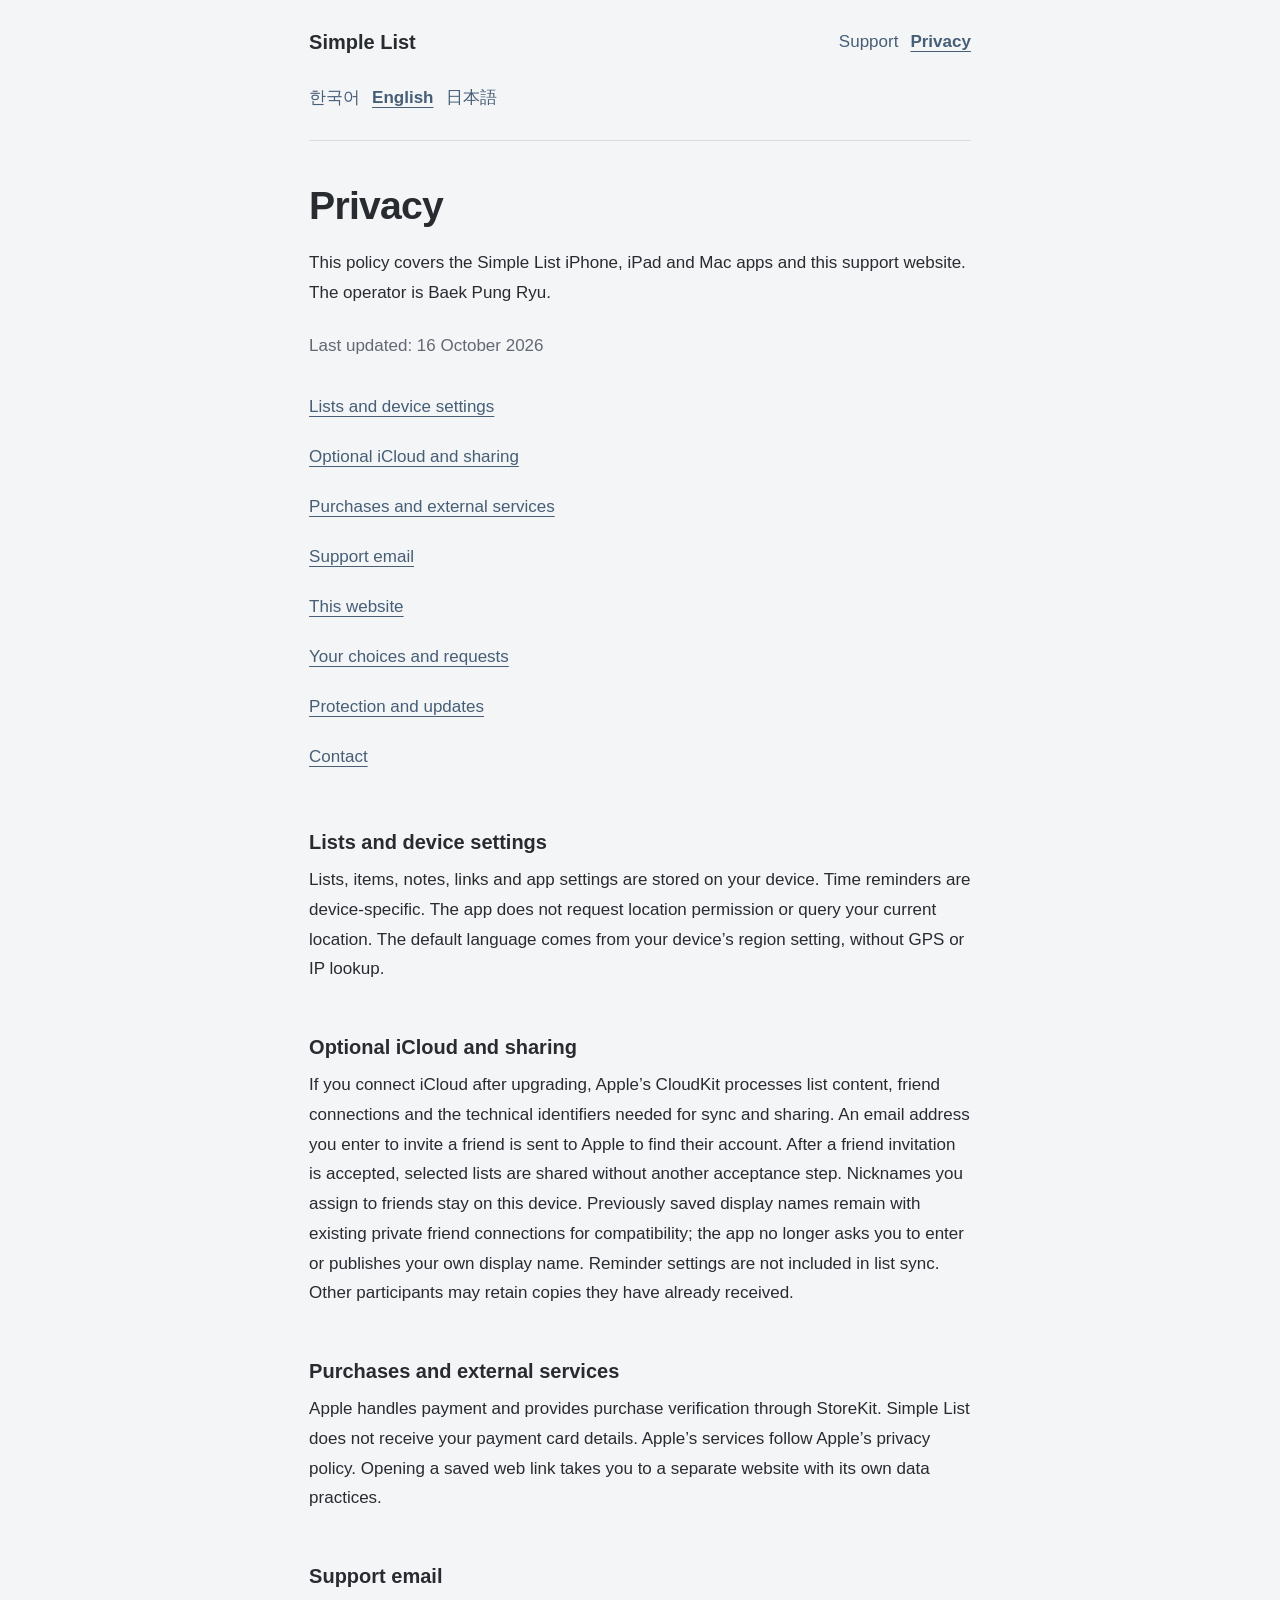
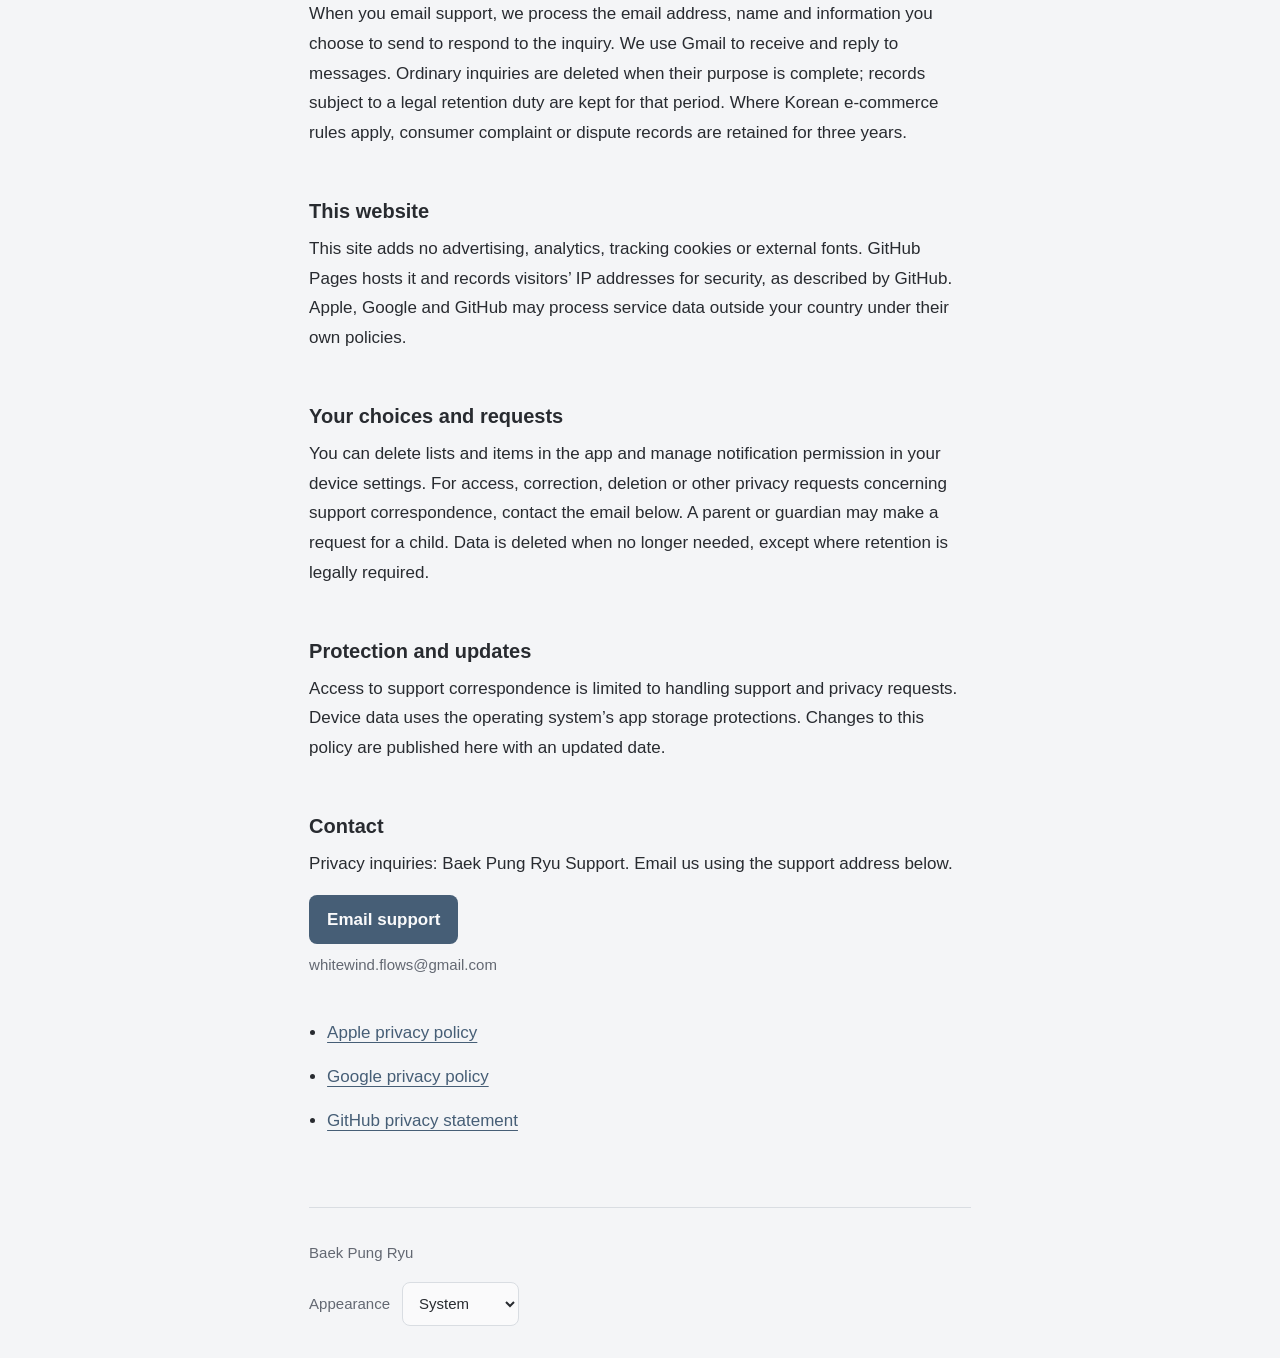
<file: privacy.html>
<!doctype html>
<html lang="en"><head><meta charset="utf-8"><meta name="viewport" content="width=device-width,initial-scale=1"><meta name="color-scheme" content="light dark"><meta name="referrer" content="strict-origin-when-cross-origin"><title>Privacy · Simple List</title><link rel="stylesheet" href="styles.css"><script src="theme.js" defer></script></head><body><a class="skip" href="#main">Skip to content</a><header><a class="brand" href="index.html">Simple List</a><nav aria-label="Simple List"><a href="index.html">Support</a><a href="privacy.html" aria-current="page">Privacy</a></nav><nav class="languages" aria-label="Language"><a href="ko/privacy.html" lang="ko">한국어</a><a href="privacy.html" lang="en" aria-current="true">English</a><a href="ja/privacy.html" lang="ja">日本語</a></nav></header><main id="main" tabindex="-1"><h1>Privacy</h1><p class="intro">This policy covers the Simple List iPhone, iPad and Mac apps and this support website. The operator is Baek Pung Ryu.</p><p class="muted updated">Last updated: 16 October 2026</p><nav class="contents" aria-label="On this page"><a href="#topic-0">Lists and device settings</a><a href="#topic-1">Optional iCloud and sharing</a><a href="#topic-2">Purchases and external services</a><a href="#topic-3">Support email</a><a href="#topic-4">This website</a><a href="#topic-5">Your choices and requests</a><a href="#topic-6">Protection and updates</a><a href="#topic-7">Contact</a></nav><section aria-labelledby="topic-0"><h2 id="topic-0">Lists and device settings</h2><p>Lists, items, notes, links and app settings are stored on your device. Time reminders are device-specific. The app does not request location permission or query your current location. The default language comes from your device’s region setting, without GPS or IP lookup.</p></section><section aria-labelledby="topic-1"><h2 id="topic-1">Optional iCloud and sharing</h2><p>If you connect iCloud after upgrading, Apple’s CloudKit processes list content, friend connections and the technical identifiers needed for sync and sharing. An email address you enter to invite a friend is sent to Apple to find their account. After a friend invitation is accepted, selected lists are shared without another acceptance step. Nicknames you assign to friends stay on this device. Previously saved display names remain with existing private friend connections for compatibility; the app no longer asks you to enter or publishes your own display name. Reminder settings are not included in list sync. Other participants may retain copies they have already received.</p></section><section aria-labelledby="topic-2"><h2 id="topic-2">Purchases and external services</h2><p>Apple handles payment and provides purchase verification through StoreKit. Simple List does not receive your payment card details. Apple’s services follow Apple’s privacy policy. Opening a saved web link takes you to a separate website with its own data practices.</p></section><section aria-labelledby="topic-3"><h2 id="topic-3">Support email</h2><p>When you email support, we process the email address, name and information you choose to send to respond to the inquiry. We use Gmail to receive and reply to messages. Ordinary inquiries are deleted when their purpose is complete; records subject to a legal retention duty are kept for that period. Where Korean e-commerce rules apply, consumer complaint or dispute records are retained for three years.</p></section><section aria-labelledby="topic-4"><h2 id="topic-4">This website</h2><p>This site adds no advertising, analytics, tracking cookies or external fonts. GitHub Pages hosts it and records visitors’ IP addresses for security, as described by GitHub. Apple, Google and GitHub may process service data outside your country under their own policies.</p></section><section aria-labelledby="topic-5"><h2 id="topic-5">Your choices and requests</h2><p>You can delete lists and items in the app and manage notification permission in your device settings. For access, correction, deletion or other privacy requests concerning support correspondence, contact the email below. A parent or guardian may make a request for a child. Data is deleted when no longer needed, except where retention is legally required.</p></section><section aria-labelledby="topic-6"><h2 id="topic-6">Protection and updates</h2><p>Access to support correspondence is limited to handling support and privacy requests. Device data uses the operating system’s app storage protections. Changes to this policy are published here with an updated date.</p></section><section aria-labelledby="topic-7"><h2 id="topic-7">Contact</h2><p>Privacy inquiries: Baek Pung Ryu Support. Email us using the support address below.</p></section><a class="contact" href="mailto:whitewind.flows@gmail.com?subject=Simple%20List">Email support</a><p class="email">whitewind.flows@gmail.com</p><ul class="service-links"><li><a href="https://www.apple.com/legal/privacy/">Apple privacy policy</a></li><li><a href="https://policies.google.com/privacy">Google privacy policy</a></li><li><a href="https://docs.github.com/en/site-policy/privacy-policies/github-general-privacy-statement">GitHub privacy statement</a></li></ul></main><footer><p>Baek Pung Ryu</p><label>Appearance<select aria-label="Appearance" id="theme"><option value="system">System</option><option value="light">Light</option><option value="dark">Dark</option></select></label></footer></body></html>
</file>
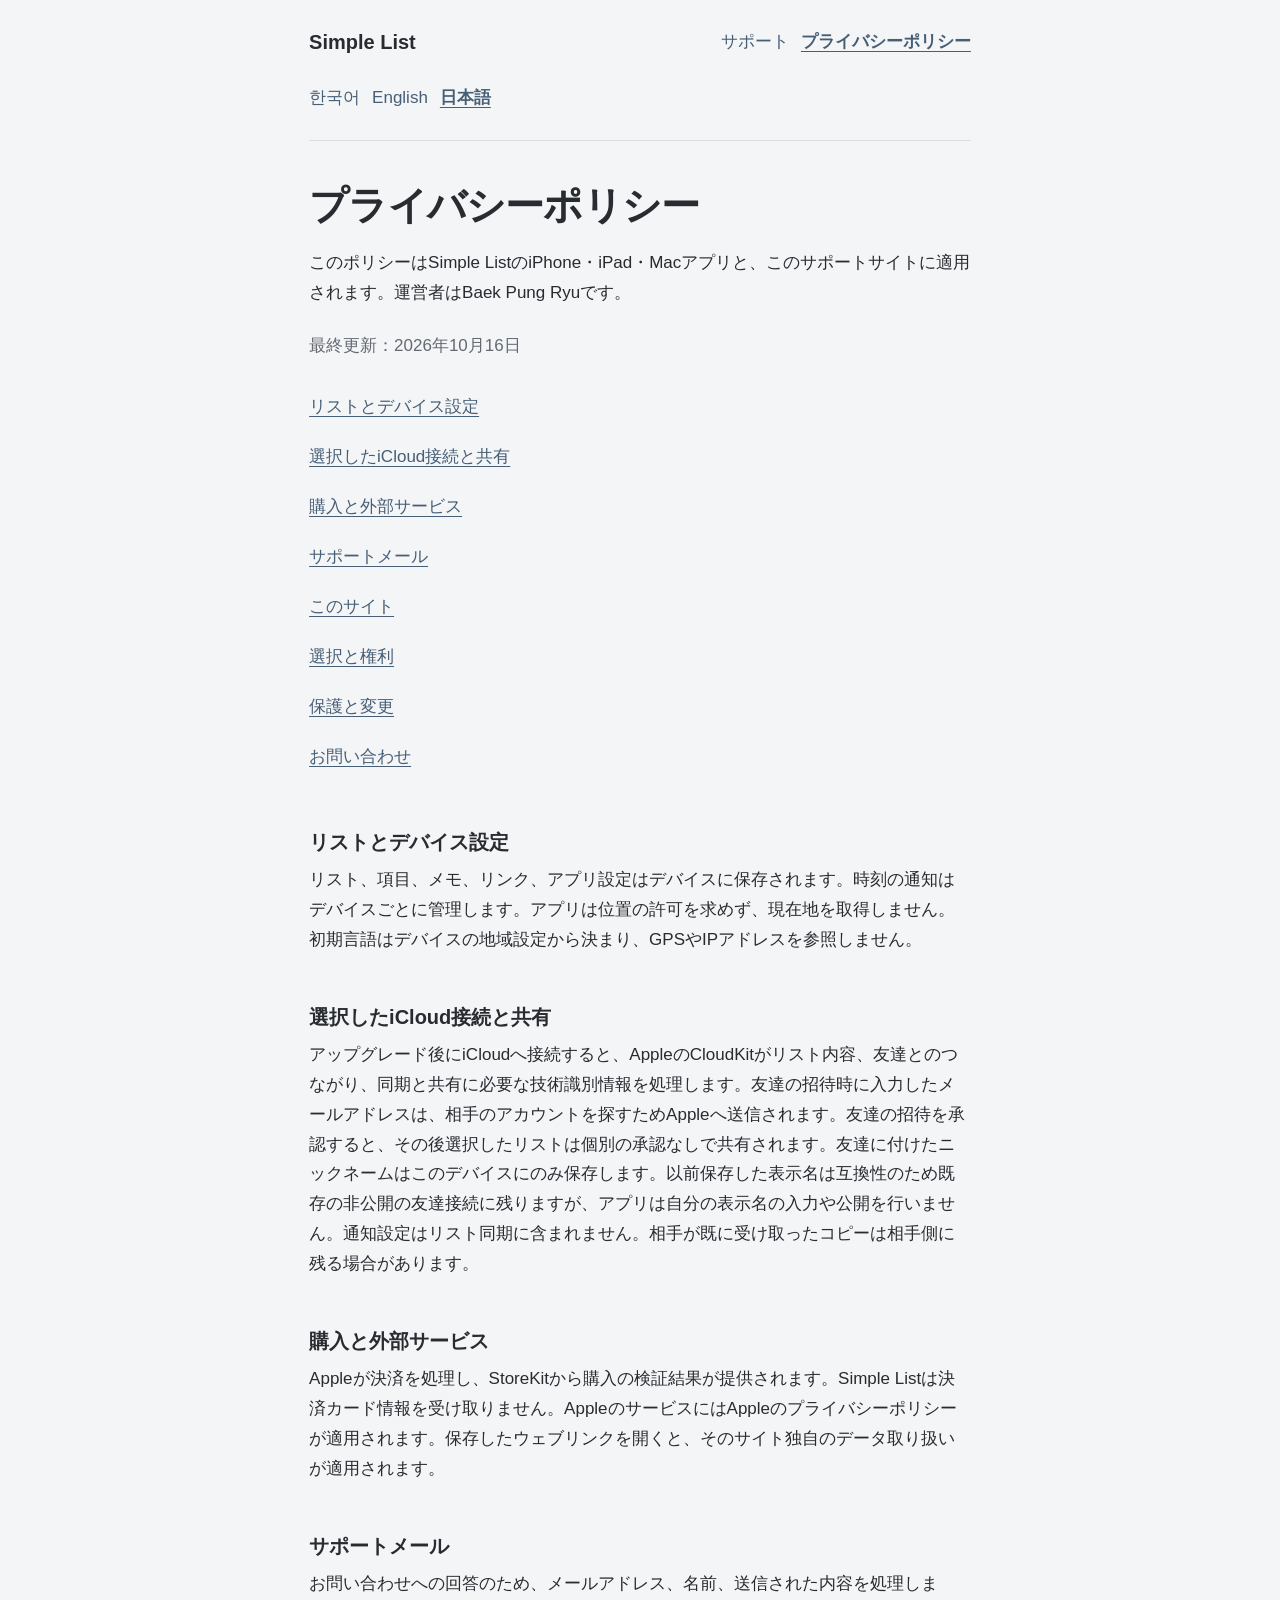
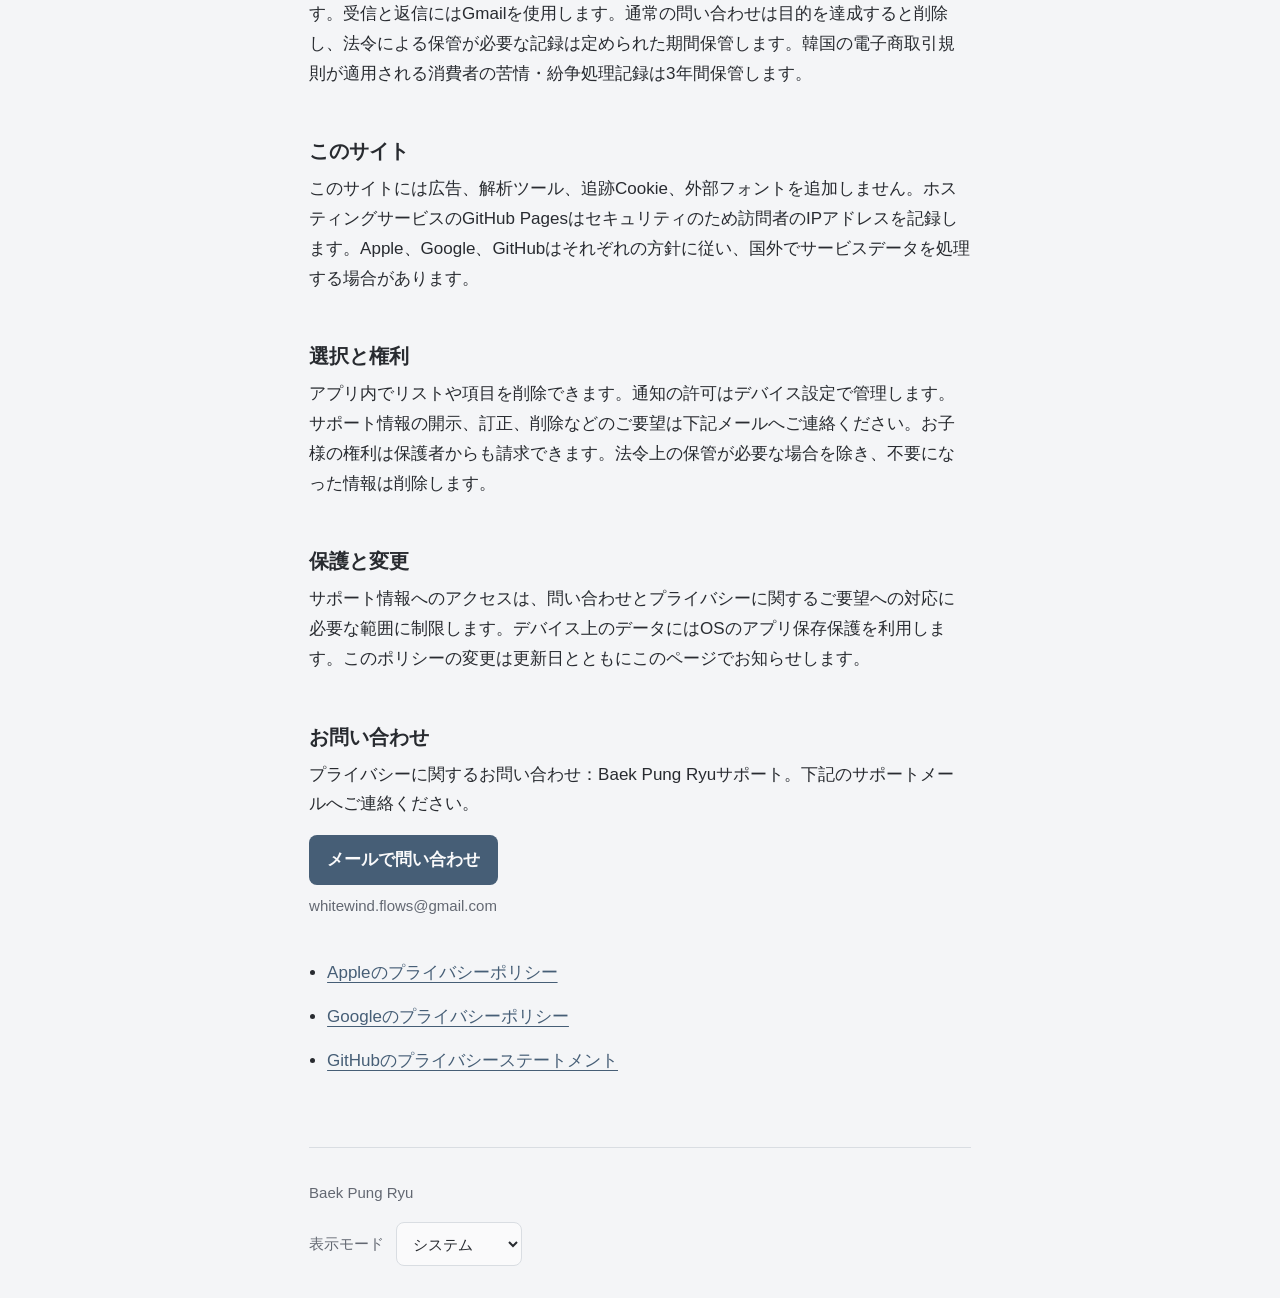
<file: ja/privacy.html>
<!doctype html>
<html lang="ja"><head><meta charset="utf-8"><meta name="viewport" content="width=device-width,initial-scale=1"><meta name="color-scheme" content="light dark"><meta name="referrer" content="strict-origin-when-cross-origin"><title>プライバシーポリシー · Simple List</title><link rel="stylesheet" href="../styles.css"><script src="../theme.js" defer></script></head><body><a class="skip" href="#main">本文へ移動</a><header><a class="brand" href="index.html">Simple List</a><nav aria-label="Simple List"><a href="index.html">サポート</a><a href="privacy.html" aria-current="page">プライバシーポリシー</a></nav><nav class="languages" aria-label="言語"><a href="../ko/privacy.html" lang="ko">한국어</a><a href="../privacy.html" lang="en">English</a><a href="../ja/privacy.html" lang="ja" aria-current="true">日本語</a></nav></header><main id="main" tabindex="-1"><h1>プライバシーポリシー</h1><p class="intro">このポリシーはSimple ListのiPhone・iPad・Macアプリと、このサポートサイトに適用されます。運営者はBaek Pung Ryuです。</p><p class="muted updated">最終更新：2026年10月16日</p><nav class="contents" aria-label="目次"><a href="#topic-0">リストとデバイス設定</a><a href="#topic-1">選択したiCloud接続と共有</a><a href="#topic-2">購入と外部サービス</a><a href="#topic-3">サポートメール</a><a href="#topic-4">このサイト</a><a href="#topic-5">選択と権利</a><a href="#topic-6">保護と変更</a><a href="#topic-7">お問い合わせ</a></nav><section aria-labelledby="topic-0"><h2 id="topic-0">リストとデバイス設定</h2><p>リスト、項目、メモ、リンク、アプリ設定はデバイスに保存されます。時刻の通知はデバイスごとに管理します。アプリは位置の許可を求めず、現在地を取得しません。初期言語はデバイスの地域設定から決まり、GPSやIPアドレスを参照しません。</p></section><section aria-labelledby="topic-1"><h2 id="topic-1">選択したiCloud接続と共有</h2><p>アップグレード後にiCloudへ接続すると、AppleのCloudKitがリスト内容、友達とのつながり、同期と共有に必要な技術識別情報を処理します。友達の招待時に入力したメールアドレスは、相手のアカウントを探すためAppleへ送信されます。友達の招待を承認すると、その後選択したリストは個別の承認なしで共有されます。友達に付けたニックネームはこのデバイスにのみ保存します。以前保存した表示名は互換性のため既存の非公開の友達接続に残りますが、アプリは自分の表示名の入力や公開を行いません。通知設定はリスト同期に含まれません。相手が既に受け取ったコピーは相手側に残る場合があります。</p></section><section aria-labelledby="topic-2"><h2 id="topic-2">購入と外部サービス</h2><p>Appleが決済を処理し、StoreKitから購入の検証結果が提供されます。Simple Listは決済カード情報を受け取りません。AppleのサービスにはAppleのプライバシーポリシーが適用されます。保存したウェブリンクを開くと、そのサイト独自のデータ取り扱いが適用されます。</p></section><section aria-labelledby="topic-3"><h2 id="topic-3">サポートメール</h2><p>お問い合わせへの回答のため、メールアドレス、名前、送信された内容を処理します。受信と返信にはGmailを使用します。通常の問い合わせは目的を達成すると削除し、法令による保管が必要な記録は定められた期間保管します。韓国の電子商取引規則が適用される消費者の苦情・紛争処理記録は3年間保管します。</p></section><section aria-labelledby="topic-4"><h2 id="topic-4">このサイト</h2><p>このサイトには広告、解析ツール、追跡Cookie、外部フォントを追加しません。ホスティングサービスのGitHub Pagesはセキュリティのため訪問者のIPアドレスを記録します。Apple、Google、GitHubはそれぞれの方針に従い、国外でサービスデータを処理する場合があります。</p></section><section aria-labelledby="topic-5"><h2 id="topic-5">選択と権利</h2><p>アプリ内でリストや項目を削除できます。通知の許可はデバイス設定で管理します。サポート情報の開示、訂正、削除などのご要望は下記メールへご連絡ください。お子様の権利は保護者からも請求できます。法令上の保管が必要な場合を除き、不要になった情報は削除します。</p></section><section aria-labelledby="topic-6"><h2 id="topic-6">保護と変更</h2><p>サポート情報へのアクセスは、問い合わせとプライバシーに関するご要望への対応に必要な範囲に制限します。デバイス上のデータにはOSのアプリ保存保護を利用します。このポリシーの変更は更新日とともにこのページでお知らせします。</p></section><section aria-labelledby="topic-7"><h2 id="topic-7">お問い合わせ</h2><p>プライバシーに関するお問い合わせ：Baek Pung Ryuサポート。下記のサポートメールへご連絡ください。</p></section><a class="contact" href="mailto:whitewind.flows@gmail.com?subject=Simple%20List">メールで問い合わせ</a><p class="email">whitewind.flows@gmail.com</p><ul class="service-links"><li><a href="https://www.apple.com/legal/privacy/">Appleのプライバシーポリシー</a></li><li><a href="https://policies.google.com/privacy">Googleのプライバシーポリシー</a></li><li><a href="https://docs.github.com/en/site-policy/privacy-policies/github-general-privacy-statement">GitHubのプライバシーステートメント</a></li></ul></main><footer><p>Baek Pung Ryu</p><label>表示モード<select aria-label="表示モード" id="theme"><option value="system">システム</option><option value="light">ライト</option><option value="dark">ダーク</option></select></label></footer></body></html>
</file>
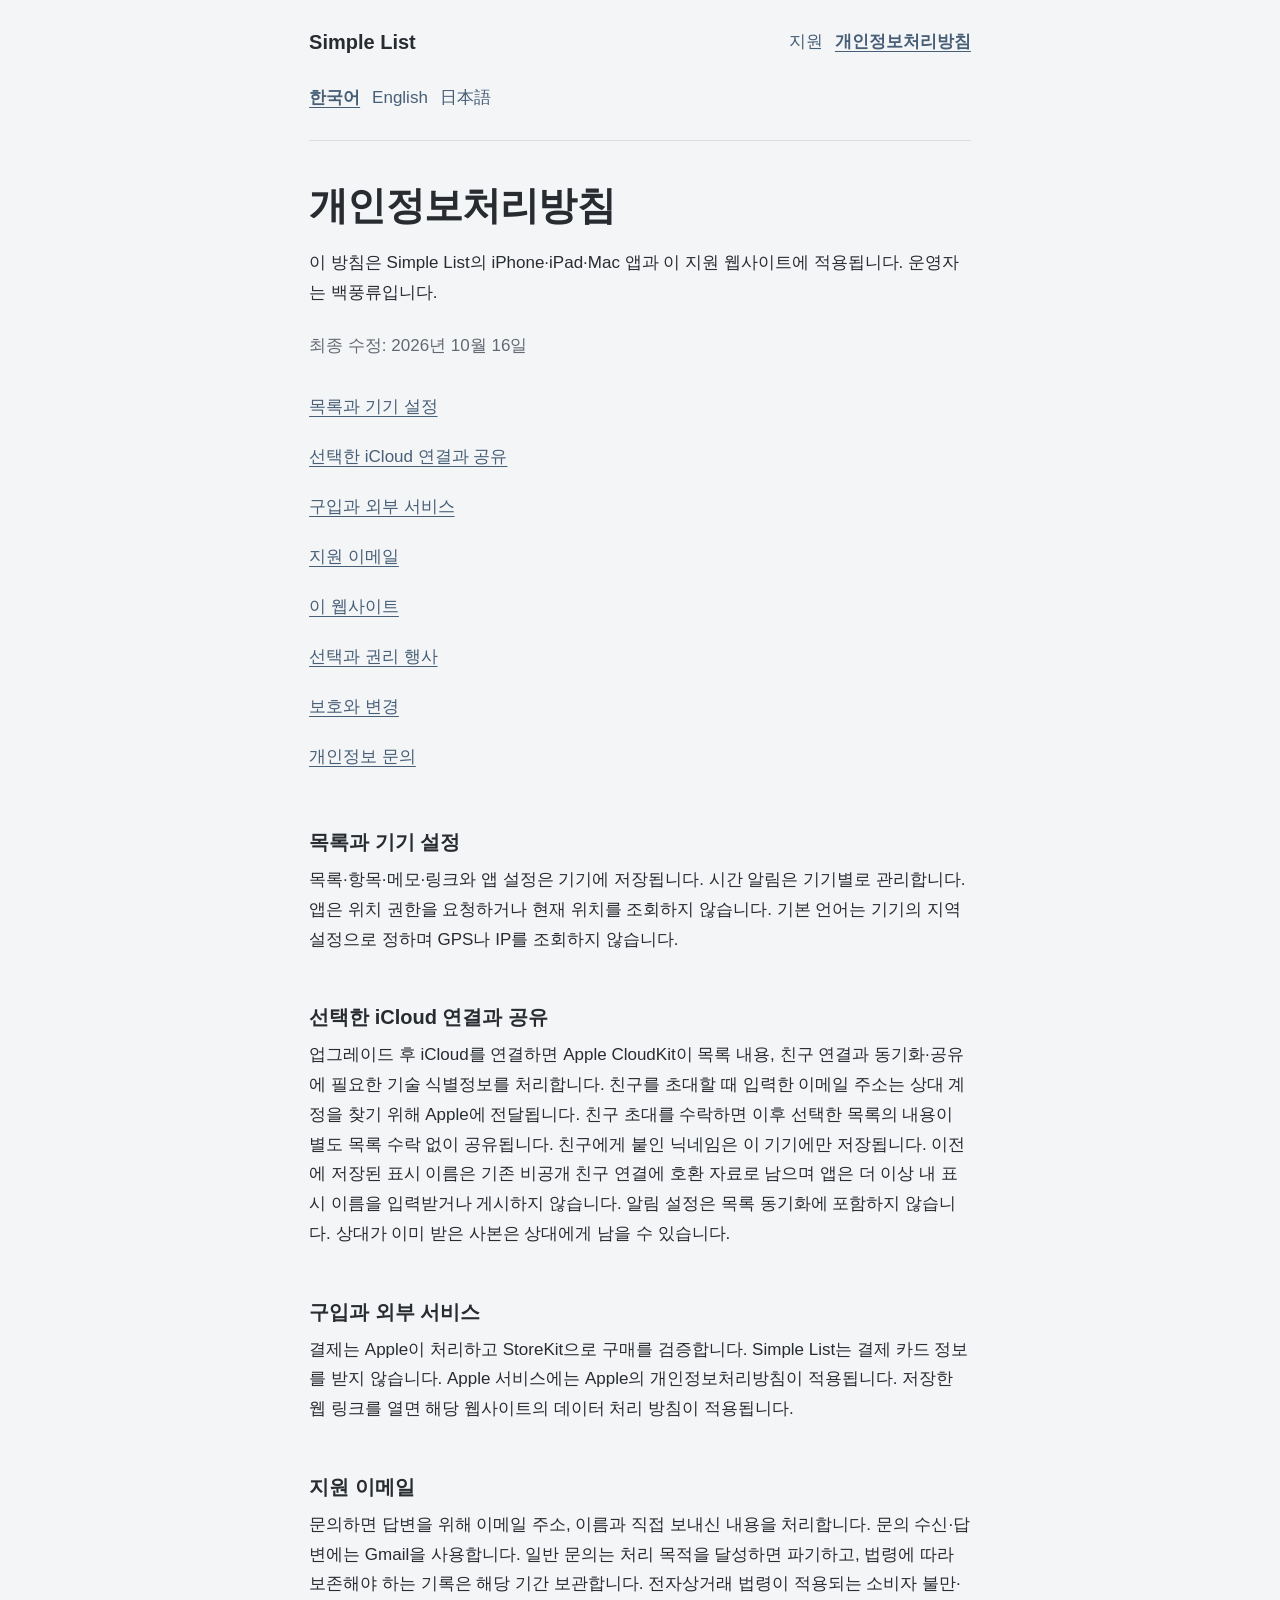
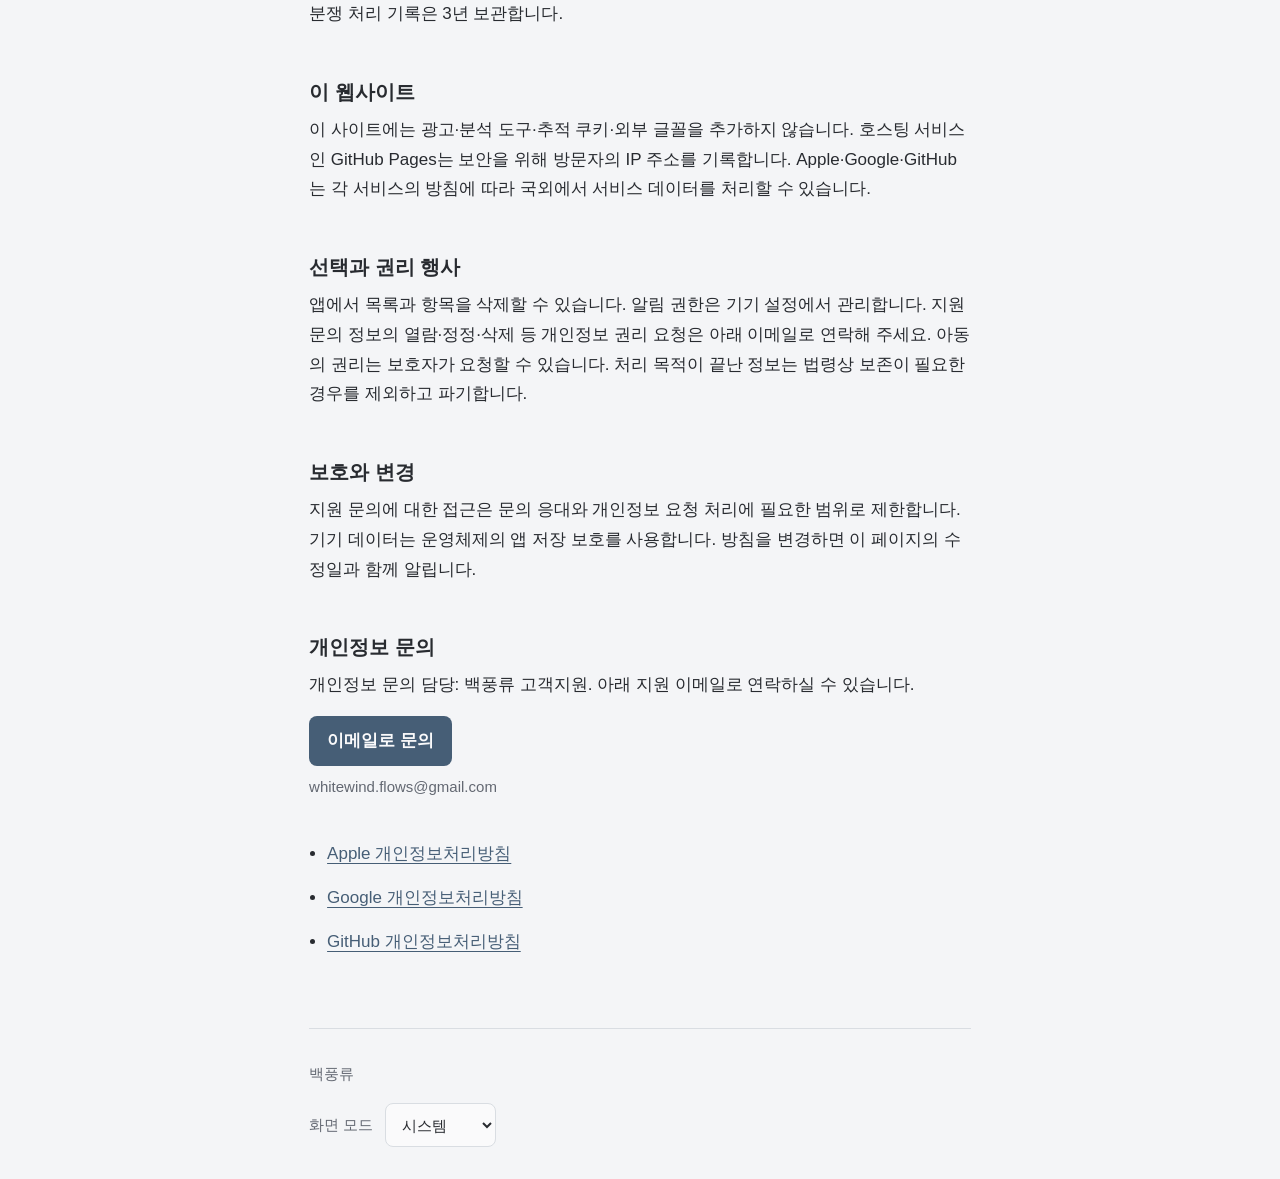
<file: ko/privacy.html>
<!doctype html>
<html lang="ko"><head><meta charset="utf-8"><meta name="viewport" content="width=device-width,initial-scale=1"><meta name="color-scheme" content="light dark"><meta name="referrer" content="strict-origin-when-cross-origin"><title>개인정보처리방침 · Simple List</title><link rel="stylesheet" href="../styles.css"><script src="../theme.js" defer></script></head><body><a class="skip" href="#main">본문 바로가기</a><header><a class="brand" href="index.html">Simple List</a><nav aria-label="Simple List"><a href="index.html">지원</a><a href="privacy.html" aria-current="page">개인정보처리방침</a></nav><nav class="languages" aria-label="언어"><a href="../ko/privacy.html" lang="ko" aria-current="true">한국어</a><a href="../privacy.html" lang="en">English</a><a href="../ja/privacy.html" lang="ja">日本語</a></nav></header><main id="main" tabindex="-1"><h1>개인정보처리방침</h1><p class="intro">이 방침은 Simple List의 iPhone·iPad·Mac 앱과 이 지원 웹사이트에 적용됩니다. 운영자는 백풍류입니다.</p><p class="muted updated">최종 수정: 2026년 10월 16일</p><nav class="contents" aria-label="목차"><a href="#topic-0">목록과 기기 설정</a><a href="#topic-1">선택한 iCloud 연결과 공유</a><a href="#topic-2">구입과 외부 서비스</a><a href="#topic-3">지원 이메일</a><a href="#topic-4">이 웹사이트</a><a href="#topic-5">선택과 권리 행사</a><a href="#topic-6">보호와 변경</a><a href="#topic-7">개인정보 문의</a></nav><section aria-labelledby="topic-0"><h2 id="topic-0">목록과 기기 설정</h2><p>목록·항목·메모·링크와 앱 설정은 기기에 저장됩니다. 시간 알림은 기기별로 관리합니다. 앱은 위치 권한을 요청하거나 현재 위치를 조회하지 않습니다. 기본 언어는 기기의 지역 설정으로 정하며 GPS나 IP를 조회하지 않습니다.</p></section><section aria-labelledby="topic-1"><h2 id="topic-1">선택한 iCloud 연결과 공유</h2><p>업그레이드 후 iCloud를 연결하면 Apple CloudKit이 목록 내용, 친구 연결과 동기화·공유에 필요한 기술 식별정보를 처리합니다. 친구를 초대할 때 입력한 이메일 주소는 상대 계정을 찾기 위해 Apple에 전달됩니다. 친구 초대를 수락하면 이후 선택한 목록의 내용이 별도 목록 수락 없이 공유됩니다. 친구에게 붙인 닉네임은 이 기기에만 저장됩니다. 이전에 저장된 표시 이름은 기존 비공개 친구 연결에 호환 자료로 남으며 앱은 더 이상 내 표시 이름을 입력받거나 게시하지 않습니다. 알림 설정은 목록 동기화에 포함하지 않습니다. 상대가 이미 받은 사본은 상대에게 남을 수 있습니다.</p></section><section aria-labelledby="topic-2"><h2 id="topic-2">구입과 외부 서비스</h2><p>결제는 Apple이 처리하고 StoreKit으로 구매를 검증합니다. Simple List는 결제 카드 정보를 받지 않습니다. Apple 서비스에는 Apple의 개인정보처리방침이 적용됩니다. 저장한 웹 링크를 열면 해당 웹사이트의 데이터 처리 방침이 적용됩니다.</p></section><section aria-labelledby="topic-3"><h2 id="topic-3">지원 이메일</h2><p>문의하면 답변을 위해 이메일 주소, 이름과 직접 보내신 내용을 처리합니다. 문의 수신·답변에는 Gmail을 사용합니다. 일반 문의는 처리 목적을 달성하면 파기하고, 법령에 따라 보존해야 하는 기록은 해당 기간 보관합니다. 전자상거래 법령이 적용되는 소비자 불만·분쟁 처리 기록은 3년 보관합니다.</p></section><section aria-labelledby="topic-4"><h2 id="topic-4">이 웹사이트</h2><p>이 사이트에는 광고·분석 도구·추적 쿠키·외부 글꼴을 추가하지 않습니다. 호스팅 서비스인 GitHub Pages는 보안을 위해 방문자의 IP 주소를 기록합니다. Apple·Google·GitHub는 각 서비스의 방침에 따라 국외에서 서비스 데이터를 처리할 수 있습니다.</p></section><section aria-labelledby="topic-5"><h2 id="topic-5">선택과 권리 행사</h2><p>앱에서 목록과 항목을 삭제할 수 있습니다. 알림 권한은 기기 설정에서 관리합니다. 지원 문의 정보의 열람·정정·삭제 등 개인정보 권리 요청은 아래 이메일로 연락해 주세요. 아동의 권리는 보호자가 요청할 수 있습니다. 처리 목적이 끝난 정보는 법령상 보존이 필요한 경우를 제외하고 파기합니다.</p></section><section aria-labelledby="topic-6"><h2 id="topic-6">보호와 변경</h2><p>지원 문의에 대한 접근은 문의 응대와 개인정보 요청 처리에 필요한 범위로 제한합니다. 기기 데이터는 운영체제의 앱 저장 보호를 사용합니다. 방침을 변경하면 이 페이지의 수정일과 함께 알립니다.</p></section><section aria-labelledby="topic-7"><h2 id="topic-7">개인정보 문의</h2><p>개인정보 문의 담당: 백풍류 고객지원. 아래 지원 이메일로 연락하실 수 있습니다.</p></section><a class="contact" href="mailto:whitewind.flows@gmail.com?subject=Simple%20List">이메일로 문의</a><p class="email">whitewind.flows@gmail.com</p><ul class="service-links"><li><a href="https://www.apple.com/legal/privacy/">Apple 개인정보처리방침</a></li><li><a href="https://policies.google.com/privacy">Google 개인정보처리방침</a></li><li><a href="https://docs.github.com/en/site-policy/privacy-policies/github-general-privacy-statement">GitHub 개인정보처리방침</a></li></ul></main><footer><p>백풍류</p><label>화면 모드<select aria-label="화면 모드" id="theme"><option value="system">시스템</option><option value="light">라이트</option><option value="dark">다크</option></select></label></footer></body></html>
</file>
<file: styles.css>
/* REVIEWED: 기존 Simple List의 읽기 화면·명암·여백을 웹 문서에 적용한다. */
:root {
  color-scheme: light;
  --background: #f4f5f7;
  --surface: #fafafb;
  --ink: #282b30;
  --muted: #636872;
  --action: #465e76;
  --on-action: #fafafb;
  --line: #d9dde2;
  --selection: #e5ebf1;
  font-family: -apple-system, BlinkMacSystemFont, "Segoe UI", sans-serif;
  font-size: 100%;
  scrollbar-color: var(--action) var(--background);
}
@media (prefers-color-scheme: dark) {
  :root:not([data-theme="light"]) {
    color-scheme: dark;
    --background: #181b20;
    --surface: #24282f;
    --ink: #eceef1;
    --muted: #b9bec8;
    --action: #b8cde2;
    --on-action: #181b20;
    --line: #424852;
    --selection: #323e4c;
  }
}
:root[data-theme="dark"] {
  color-scheme: dark;
  --background: #181b20;
  --surface: #24282f;
  --ink: #eceef1;
  --muted: #b9bec8;
  --action: #b8cde2;
  --on-action: #181b20;
  --line: #424852;
  --selection: #323e4c;
}
* { box-sizing: border-box; }
body { margin: 0; background: var(--background); color: var(--ink); font-size: 1.0625rem; line-height: 1.75; }
::selection { background: var(--selection); color: var(--ink); }
a { color: var(--action); text-underline-offset: .22em; text-decoration-thickness: 1px; }
a:hover { text-decoration-thickness: 2px; }
:focus-visible { outline: 2px solid var(--action); outline-offset: 4px; }
header, main, footer { width: min(100% - 3rem, 70ch); margin-inline: auto; }
header { display: flex; flex-wrap: wrap; align-items: center; gap: .75rem 1.5rem; padding-block: 1.25rem; border-bottom: 1px solid var(--line); }
.brand { font-size: 1.25rem; font-weight: 650; color: var(--ink); text-decoration: none; margin-inline-end: auto; }
nav { display: flex; flex-wrap: wrap; gap: .125rem .75rem; }
header a, .contents a, .service-links a { display: inline-flex; min-height: 44px; align-items: center; }
header a { text-decoration: none; }
header [aria-current] { text-decoration: underline; font-weight: 600; }
.languages { width: 100%; }
main { padding-block: 2.5rem 4rem; }
h1 { font-size: clamp(2rem, 1.65rem + 1vw, 2.5rem); line-height: 1.3; letter-spacing: -.02em; margin: 0 0 1rem; font-weight: 650; }
h2 { font-size: 1.25rem; line-height: 1.5; margin: 3rem 0 .5rem; font-weight: 650; scroll-margin-top: 1.5rem; }
p { margin: .5rem 0 1rem; }
.intro { margin-bottom: 1.5rem; }
.muted { color: var(--muted); }
.updated { font-variant-numeric: tabular-nums; }
.contact { display: inline-flex; justify-content: center; align-items: center; min-height: 48px; padding: .625rem 1.125rem; background: var(--action); color: var(--on-action); border-radius: 8px; font-weight: 600; text-decoration: none; }
.contact:hover { text-decoration: underline; }
.email { overflow-wrap: anywhere; font-size: .9375rem; color: var(--muted); }
.contents { margin-block: 1.5rem 2rem; display: grid; gap: .375rem; }
.service-links { padding-inline-start: 1.125rem; margin-block: 2rem 0; }
footer { padding-block: 1.5rem 2rem; border-top: 1px solid var(--line); color: var(--muted); }
footer > p, footer > label { font-size: .9375rem; }
footer label { display: flex; flex-wrap: wrap; align-items: center; gap: .75rem; }
select { min-height: 44px; font: inherit; padding: .375rem 2rem .375rem .75rem; color: var(--ink); background: var(--surface); border: 1px solid var(--line); border-radius: 8px; }
.skip { position: absolute; inset-inline-start: 1rem; top: -10rem; padding: .75rem 1rem; background: var(--surface); z-index: 1; }
.skip:focus { top: 1rem; }
@media (max-width: 480px) {
  header, main, footer { width: min(100% - 2rem, 70ch); }
  main { padding-top: 2rem; }
  .brand { width: 100%; }
}
</file>
<file: invite/invite.css>
/* REVIEWED: 열기 한 동작만 중앙에 둔다. 링크 오류만 필요한 때 표시한다. */
.invitation { min-height: 100svh; display: flex; flex-direction: column; justify-content: center; align-items: center; gap: 1.75rem; text-align: center; max-width: 32rem; padding-block: 3rem; word-break: keep-all; overflow-wrap: anywhere; }
.invitation h1 { font-size: clamp(2rem, 1.65rem + 1vw, 2.5rem); margin: 0; }
.invitation #status { color: var(--muted); margin: 0; }
.invitation #status:empty, .invitation [hidden] { display: none; }
.invitation .contact { min-height: 52px; padding-inline: 1.5rem; }
</file>
